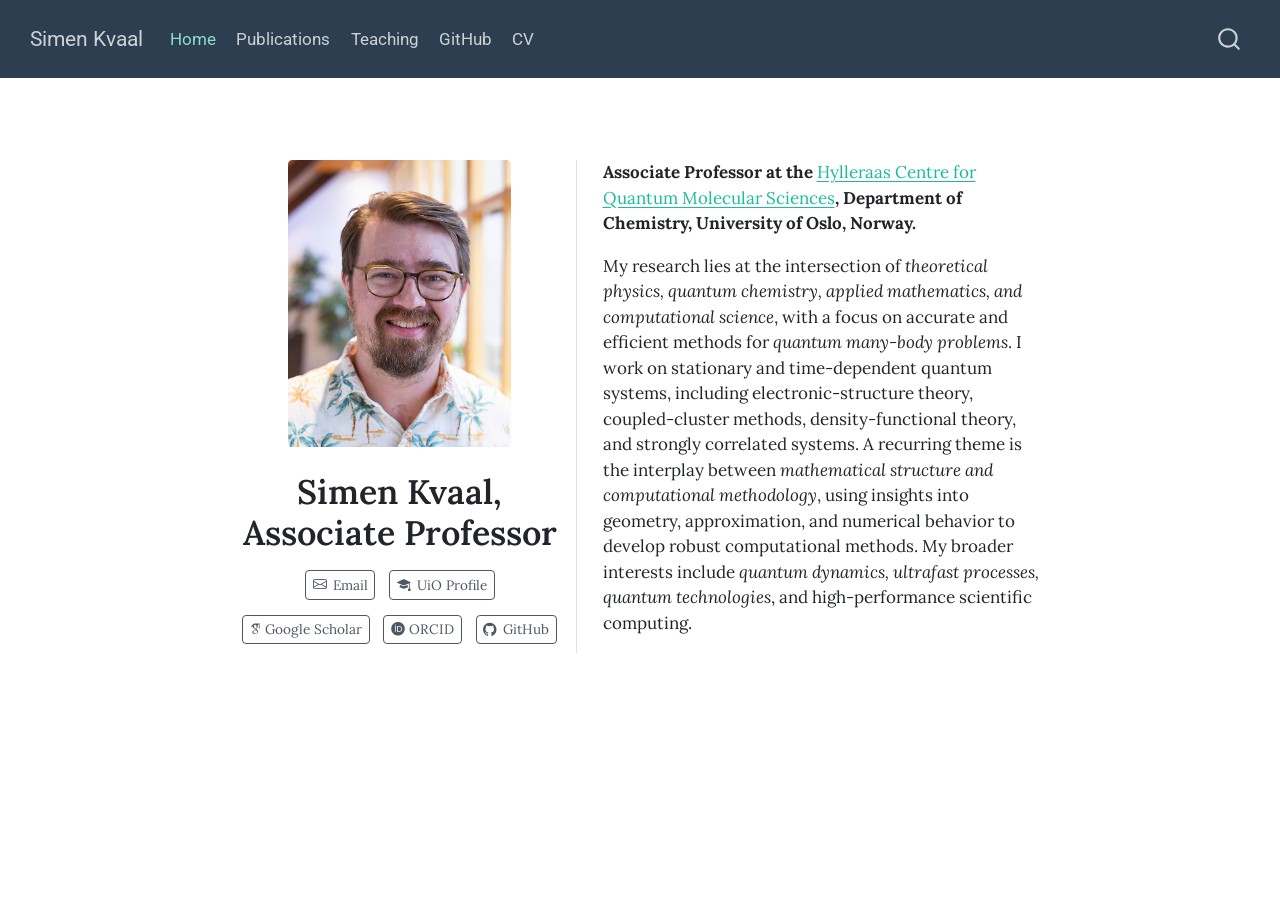
<file: docs/index.html>
<!DOCTYPE html>
<html xmlns="http://www.w3.org/1999/xhtml" lang="en" xml:lang="en"><head>

<meta charset="utf-8">
<meta name="generator" content="quarto-1.9.38">

<meta name="viewport" content="width=device-width, initial-scale=1.0, user-scalable=yes">


<title>Simen Kvaal, Associate Professor – Simen Kvaal</title>
<style>
/* Default styles provided by pandoc.
** See https://pandoc.org/MANUAL.html#variables-for-html for config info.
*/
code{white-space: pre-wrap;}
span.smallcaps{font-variant: small-caps;}
div.columns{display: flex; gap: min(4vw, 1.5em);}
div.column{flex: auto; overflow-x: auto;}
div.hanging-indent{margin-left: 1.5em; text-indent: -1.5em;}
ul.task-list{list-style: none;}
ul.task-list li input[type="checkbox"] {
  width: 0.8em;
  margin: 0 0.8em 0.2em -1em; /* quarto-specific, see https://github.com/quarto-dev/quarto-cli/issues/4556 */ 
  vertical-align: middle;
}
</style>


<script src="site_libs/quarto-nav/quarto-nav.js"></script>
<script src="site_libs/quarto-nav/headroom.min.js"></script>
<script src="site_libs/clipboard/clipboard.min.js"></script>
<script src="site_libs/quarto-search/autocomplete.umd.js"></script>
<script src="site_libs/quarto-search/fuse.min.js"></script>
<script src="site_libs/quarto-search/quarto-search.js"></script>
<meta name="quarto:offset" content="./">
<script src="site_libs/quarto-html/quarto.js" type="module"></script>
<script src="site_libs/quarto-html/tabsets/tabsets.js" type="module"></script>
<script src="site_libs/quarto-html/popper.min.js"></script>
<script src="site_libs/quarto-html/tippy.umd.min.js"></script>
<link href="site_libs/quarto-html/tippy.css" rel="stylesheet">
<link href="site_libs/quarto-html/quarto-syntax-highlighting-15634bcf2e68342d4ad2dfa704d543f6.css" rel="stylesheet" class="quarto-color-scheme" id="quarto-text-highlighting-styles">
<link href="site_libs/quarto-html/quarto-syntax-highlighting-dark-0a6b7249c26820e032cb0bd839ff02b1.css" rel="stylesheet" class="quarto-color-scheme quarto-color-alternate" id="quarto-text-highlighting-styles">
<link href="site_libs/quarto-html/quarto-syntax-highlighting-15634bcf2e68342d4ad2dfa704d543f6.css" rel="stylesheet" class="quarto-color-scheme-extra" id="quarto-text-highlighting-styles">
<script src="site_libs/bootstrap/bootstrap.min.js"></script>
<link href="site_libs/bootstrap/bootstrap-icons.css" rel="stylesheet">
<link href="site_libs/bootstrap/bootstrap-321318833764e6b77d45f0d9d9145bdf.min.css" rel="stylesheet" append-hash="true" class="quarto-color-scheme" id="quarto-bootstrap" data-mode="light">
<link href="site_libs/bootstrap/bootstrap-dark-cbb36c53934ce116e9de2a4a69b4aa74.min.css" rel="stylesheet" append-hash="true" class="quarto-color-scheme quarto-color-alternate" id="quarto-bootstrap" data-mode="light">
<link href="site_libs/bootstrap/bootstrap-321318833764e6b77d45f0d9d9145bdf.min.css" rel="stylesheet" append-hash="true" class="quarto-color-scheme-extra" id="quarto-bootstrap" data-mode="light">
<link href="site_libs/quarto-contrib/academicons-1.9.4/all.css" rel="stylesheet">
<link href="site_libs/quarto-contrib/academicons-1.9.4/size.css" rel="stylesheet">
<script id="quarto-search-options" type="application/json">{
  "location": "navbar",
  "copy-button": false,
  "collapse-after": 3,
  "panel-placement": "end",
  "type": "overlay",
  "limit": 50,
  "keyboard-shortcut": [
    "f",
    "/",
    "s"
  ],
  "show-item-context": false,
  "language": {
    "search-no-results-text": "No results",
    "search-matching-documents-text": "matching documents",
    "search-copy-link-title": "Copy link to search",
    "search-hide-matches-text": "Hide additional matches",
    "search-more-match-text": "more match in this document",
    "search-more-matches-text": "more matches in this document",
    "search-clear-button-title": "Clear",
    "search-text-placeholder": "",
    "search-detached-cancel-button-title": "Cancel",
    "search-submit-button-title": "Submit",
    "search-label": "Search"
  }
}</script>


<link rel="stylesheet" href="styles.css">
</head>

<body class="nav-fixed fullcontent quarto-light">

<div id="quarto-search-results"></div>
  <header id="quarto-header" class="headroom fixed-top">
    <nav class="navbar navbar-expand-lg " data-bs-theme="dark">
      <div class="navbar-container container-fluid">
      <div class="navbar-brand-container mx-auto">
    <a class="navbar-brand" href="./index.html">
    <span class="navbar-title">Simen Kvaal</span>
    </a>
  </div>
            <div id="quarto-search" class="" title="Search"></div>
          <button class="navbar-toggler" type="button" data-bs-toggle="collapse" data-bs-target="#navbarCollapse" aria-controls="navbarCollapse" role="menu" aria-expanded="false" aria-label="Toggle navigation" onclick="if (window.quartoToggleHeadroom) { window.quartoToggleHeadroom(); }">
  <span class="navbar-toggler-icon"></span>
</button>
          <div class="collapse navbar-collapse" id="navbarCollapse">
            <ul class="navbar-nav navbar-nav-scroll me-auto">
  <li class="nav-item">
    <a class="nav-link active" href="./index.html" aria-current="page"> 
<span class="menu-text">Home</span></a>
  </li>  
  <li class="nav-item">
    <a class="nav-link" href="./publications.html"> 
<span class="menu-text">Publications</span></a>
  </li>  
  <li class="nav-item">
    <a class="nav-link" href="./teaching.html"> 
<span class="menu-text">Teaching</span></a>
  </li>  
  <li class="nav-item">
    <a class="nav-link" href="./github.html"> 
<span class="menu-text">GitHub</span></a>
  </li>  
  <li class="nav-item">
    <a class="nav-link" href="./cv.html"> 
<span class="menu-text">CV</span></a>
  </li>  
</ul>
          </div> <!-- /navcollapse -->
            <div class="quarto-navbar-tools">
</div>
      </div> <!-- /container-fluid -->
    </nav>
</header>
<!-- content -->
<div id="quarto-content" class="quarto-container page-columns page-rows-contents page-layout-article page-navbar">
<!-- sidebar -->
<!-- margin-sidebar -->
    
<!-- main -->
<main class="content" id="quarto-document-content">




<div class="quarto-about-trestles">
  <div class="about-entity">
    <img src="images/Kvaal_150.jpg" class="about-image
  rounded " style="width: 70%;">
<header id="title-block-header" class="quarto-title-block default">
<div class="quarto-title">
<h1 class="title">Simen Kvaal, Associate Professor</h1>
</div>
<div class="quarto-title-meta">
  </div>
</header>
    <div class="about-links">
  <a href="mailto:simen.kvaal@kjemi.uio.no" class="about-link" rel="" target="">
    <i class="bi bi-envelope"></i>
     <span class="about-link-text">Email</span>
  </a>
  <a href="https://www.mn.uio.no/kjemi/personer/vit/simenkva/" class="about-link" rel="" target="_blank">
    <i class="bi bi-mortarboard-fill"></i>
     <span class="about-link-text">UiO Profile</span>
  </a>
  <a href="https://scholar.google.com/citations?user=fVcJjTsAAAAJ" class="about-link" rel="" target="_blank">
     <span class="about-link-text"><i class="ai  ai-google-scholar" aria-label="google-scholar"></i> Google Scholar</span>
  </a>
  <a href="https://orcid.org/0000-0002-5118-4546" class="about-link" rel="" target="_blank">
     <span class="about-link-text"><i class="ai  ai-orcid" aria-label="orcid"></i> ORCID</span>
  </a>
  <a href="https://github.com/simenkva" class="about-link" rel="" target="_blank">
    <i class="bi bi-github"></i>
     <span class="about-link-text">GitHub</span>
  </a>
</div>
  </div>
  <div class="about-contents"><div id="hero-heading">
<p><strong>Associate Professor at the <a href="https://www.mn.uio.no/hylleraas/">Hylleraas Centre for Quantum Molecular Sciences</a>, Department of Chemistry, University of Oslo, Norway.</strong></p>
<p>My research lies at the intersection of <em>theoretical physics, quantum chemistry, applied mathematics, and computational science</em>, with a focus on accurate and efficient methods for <em>quantum many-body problems</em>. I work on stationary and time-dependent quantum systems, including electronic-structure theory, coupled-cluster methods, density-functional theory, and strongly correlated systems. A recurring theme is the interplay between <em>mathematical structure and computational methodology</em>, using insights into geometry, approximation, and numerical behavior to develop robust computational methods. My broader interests include <em>quantum dynamics, ultrafast processes, quantum technologies</em>, and high-performance scientific computing.</p>
</div></div>
</div>





</main> <!-- /main -->
<script id="quarto-html-after-body" type="application/javascript">
  window.document.addEventListener("DOMContentLoaded", function (event) {
    const isCodeAnnotation = (el) => {
      for (const clz of el.classList) {
        if (clz.startsWith('code-annotation-')) {                     
          return true;
        }
      }
      return false;
    }
    const onCopySuccess = function(e) {
      // button target
      const button = e.trigger;
      // don't keep focus
      button.blur();
      // flash "checked"
      button.classList.add('code-copy-button-checked');
      var currentTitle = button.getAttribute("title");
      button.setAttribute("title", "Copied!");
      let tooltip;
      if (window.bootstrap) {
        button.setAttribute("data-bs-toggle", "tooltip");
        button.setAttribute("data-bs-placement", "left");
        button.setAttribute("data-bs-title", "Copied!");
        tooltip = new bootstrap.Tooltip(button, 
          { trigger: "manual", 
            customClass: "code-copy-button-tooltip",
            offset: [0, -8]});
        tooltip.show();    
      }
      setTimeout(function() {
        if (tooltip) {
          tooltip.hide();
          button.removeAttribute("data-bs-title");
          button.removeAttribute("data-bs-toggle");
          button.removeAttribute("data-bs-placement");
        }
        button.setAttribute("title", currentTitle);
        button.classList.remove('code-copy-button-checked');
      }, 1000);
      // clear code selection
      e.clearSelection();
    }
    const getTextToCopy = function(trigger) {
      const outerScaffold = trigger.parentElement.cloneNode(true);
      const codeEl = outerScaffold.querySelector('code');
      for (const childEl of codeEl.children) {
        if (isCodeAnnotation(childEl)) {
          childEl.remove();
        }
      }
      return codeEl.innerText;
    }
    const clipboard = new window.ClipboardJS('.code-copy-button:not([data-in-quarto-modal])', {
      text: getTextToCopy
    });
    clipboard.on('success', onCopySuccess);
    if (window.document.getElementById('quarto-embedded-source-code-modal')) {
      const clipboardModal = new window.ClipboardJS('.code-copy-button[data-in-quarto-modal]', {
        text: getTextToCopy,
        container: window.document.getElementById('quarto-embedded-source-code-modal')
      });
      clipboardModal.on('success', onCopySuccess);
    }
      var localhostRegex = new RegExp(/^(?:http|https):\/\/localhost\:?[0-9]*\//);
      var mailtoRegex = new RegExp(/^mailto:/);
        var filterRegex = new RegExp('/' + window.location.host + '/');
      var isInternal = (href) => {
          return filterRegex.test(href) || localhostRegex.test(href) || mailtoRegex.test(href);
      }
      // Inspect non-navigation links and adorn them if external
     var links = window.document.querySelectorAll('a[href]:not(.nav-link):not(.navbar-brand):not(.toc-action):not(.sidebar-link):not(.sidebar-item-toggle):not(.pagination-link):not(.no-external):not([aria-hidden]):not(.dropdown-item):not(.quarto-navigation-tool):not(.about-link)');
      for (var i=0; i<links.length; i++) {
        const link = links[i];
        if (!isInternal(link.href)) {
          // undo the damage that might have been done by quarto-nav.js in the case of
          // links that we want to consider external
          if (link.dataset.originalHref !== undefined) {
            link.href = link.dataset.originalHref;
          }
        }
      }
    function tippyHover(el, contentFn, onTriggerFn, onUntriggerFn) {
      const config = {
        allowHTML: true,
        maxWidth: 500,
        delay: 100,
        arrow: false,
        appendTo: function(el) {
            return el.parentElement;
        },
        interactive: true,
        interactiveBorder: 10,
        theme: 'quarto',
        placement: 'bottom-start',
      };
      if (contentFn) {
        config.content = contentFn;
      }
      if (onTriggerFn) {
        config.onTrigger = onTriggerFn;
      }
      if (onUntriggerFn) {
        config.onUntrigger = onUntriggerFn;
      }
      window.tippy(el, config); 
    }
    const noterefs = window.document.querySelectorAll('a[role="doc-noteref"]');
    for (var i=0; i<noterefs.length; i++) {
      const ref = noterefs[i];
      tippyHover(ref, function() {
        // use id or data attribute instead here
        let href = ref.getAttribute('data-footnote-href') || ref.getAttribute('href');
        try { href = new URL(href).hash; } catch {}
        const id = href.replace(/^#\/?/, "");
        const note = window.document.getElementById(id);
        if (note) {
          return note.innerHTML;
        } else {
          return "";
        }
      });
    }
    const xrefs = window.document.querySelectorAll('a.quarto-xref');
    const processXRef = (id, note) => {
      // Strip column container classes
      const stripColumnClz = (el) => {
        el.classList.remove("page-full", "page-columns");
        if (el.children) {
          for (const child of el.children) {
            stripColumnClz(child);
          }
        }
      }
      stripColumnClz(note)
      if (id === null || id.startsWith('sec-')) {
        // Special case sections, only their first couple elements
        const container = document.createElement("div");
        if (note.children && note.children.length > 2) {
          container.appendChild(note.children[0].cloneNode(true));
          for (let i = 1; i < note.children.length; i++) {
            const child = note.children[i];
            if (child.tagName === "P" && child.innerText === "") {
              continue;
            } else {
              container.appendChild(child.cloneNode(true));
              break;
            }
          }
          if (window.Quarto?.typesetMath) {
            window.Quarto.typesetMath(container);
          }
          return container.innerHTML
        } else {
          if (window.Quarto?.typesetMath) {
            window.Quarto.typesetMath(note);
          }
          return note.innerHTML;
        }
      } else {
        // Remove any anchor links if they are present
        const anchorLink = note.querySelector('a.anchorjs-link');
        if (anchorLink) {
          anchorLink.remove();
        }
        if (window.Quarto?.typesetMath) {
          window.Quarto.typesetMath(note);
        }
        if (note.classList.contains("callout")) {
          return note.outerHTML;
        } else {
          return note.innerHTML;
        }
      }
    }
    for (var i=0; i<xrefs.length; i++) {
      const xref = xrefs[i];
      tippyHover(xref, undefined, function(instance) {
        instance.disable();
        let url = xref.getAttribute('href');
        let hash = undefined; 
        if (url.startsWith('#')) {
          hash = url;
        } else {
          try { hash = new URL(url).hash; } catch {}
        }
        if (hash) {
          const id = hash.replace(/^#\/?/, "");
          const note = window.document.getElementById(id);
          if (note !== null) {
            try {
              const html = processXRef(id, note.cloneNode(true));
              instance.setContent(html);
            } finally {
              instance.enable();
              instance.show();
            }
          } else {
            // See if we can fetch this
            fetch(url.split('#')[0])
            .then(res => res.text())
            .then(html => {
              const parser = new DOMParser();
              const htmlDoc = parser.parseFromString(html, "text/html");
              const note = htmlDoc.getElementById(id);
              if (note !== null) {
                const html = processXRef(id, note);
                instance.setContent(html);
              } 
            }).finally(() => {
              instance.enable();
              instance.show();
            });
          }
        } else {
          // See if we can fetch a full url (with no hash to target)
          // This is a special case and we should probably do some content thinning / targeting
          fetch(url)
          .then(res => res.text())
          .then(html => {
            const parser = new DOMParser();
            const htmlDoc = parser.parseFromString(html, "text/html");
            const note = htmlDoc.querySelector('main.content');
            if (note !== null) {
              // This should only happen for chapter cross references
              // (since there is no id in the URL)
              // remove the first header
              if (note.children.length > 0 && note.children[0].tagName === "HEADER") {
                note.children[0].remove();
              }
              const html = processXRef(null, note);
              instance.setContent(html);
            } 
          }).finally(() => {
            instance.enable();
            instance.show();
          });
        }
      }, function(instance) {
      });
    }
        let selectedAnnoteEl;
        const selectorForAnnotation = ( cell, annotation) => {
          let cellAttr = 'data-code-cell="' + cell + '"';
          let lineAttr = 'data-code-annotation="' +  annotation + '"';
          const selector = 'span[' + cellAttr + '][' + lineAttr + ']';
          return selector;
        }
        const selectCodeLines = (annoteEl) => {
          const doc = window.document;
          const targetCell = annoteEl.getAttribute("data-target-cell");
          const targetAnnotation = annoteEl.getAttribute("data-target-annotation");
          const annoteSpan = window.document.querySelector(selectorForAnnotation(targetCell, targetAnnotation));
          const lines = annoteSpan.getAttribute("data-code-lines").split(",");
          const lineIds = lines.map((line) => {
            return targetCell + "-" + line;
          })
          let top = null;
          let height = null;
          let parent = null;
          if (lineIds.length > 0) {
              //compute the position of the single el (top and bottom and make a div)
              const el = window.document.getElementById(lineIds[0]);
              top = el.offsetTop;
              height = el.offsetHeight;
              parent = el.parentElement.parentElement;
            if (lineIds.length > 1) {
              const lastEl = window.document.getElementById(lineIds[lineIds.length - 1]);
              const bottom = lastEl.offsetTop + lastEl.offsetHeight;
              height = bottom - top;
            }
            if (top !== null && height !== null && parent !== null) {
              // cook up a div (if necessary) and position it 
              let div = window.document.getElementById("code-annotation-line-highlight");
              if (div === null) {
                div = window.document.createElement("div");
                div.setAttribute("id", "code-annotation-line-highlight");
                div.style.position = 'absolute';
                parent.appendChild(div);
              }
              div.style.top = top - 2 + "px";
              div.style.height = height + 4 + "px";
              div.style.left = 0;
              let gutterDiv = window.document.getElementById("code-annotation-line-highlight-gutter");
              if (gutterDiv === null) {
                gutterDiv = window.document.createElement("div");
                gutterDiv.setAttribute("id", "code-annotation-line-highlight-gutter");
                gutterDiv.style.position = 'absolute';
                const codeCell = window.document.getElementById(targetCell);
                const gutter = codeCell.querySelector('.code-annotation-gutter');
                gutter.appendChild(gutterDiv);
              }
              gutterDiv.style.top = top - 2 + "px";
              gutterDiv.style.height = height + 4 + "px";
            }
            selectedAnnoteEl = annoteEl;
          }
        };
        const unselectCodeLines = () => {
          const elementsIds = ["code-annotation-line-highlight", "code-annotation-line-highlight-gutter"];
          elementsIds.forEach((elId) => {
            const div = window.document.getElementById(elId);
            if (div) {
              div.remove();
            }
          });
          selectedAnnoteEl = undefined;
        };
          // Handle positioning of the toggle
      window.addEventListener(
        "resize",
        throttle(() => {
          elRect = undefined;
          if (selectedAnnoteEl) {
            selectCodeLines(selectedAnnoteEl);
          }
        }, 10)
      );
      function throttle(fn, ms) {
      let throttle = false;
      let timer;
        return (...args) => {
          if(!throttle) { // first call gets through
              fn.apply(this, args);
              throttle = true;
          } else { // all the others get throttled
              if(timer) clearTimeout(timer); // cancel #2
              timer = setTimeout(() => {
                fn.apply(this, args);
                timer = throttle = false;
              }, ms);
          }
        };
      }
        // Attach click handler to the DT
        const annoteDls = window.document.querySelectorAll('dt[data-target-cell]');
        for (const annoteDlNode of annoteDls) {
          annoteDlNode.addEventListener('click', (event) => {
            const clickedEl = event.target;
            if (clickedEl !== selectedAnnoteEl) {
              unselectCodeLines();
              const activeEl = window.document.querySelector('dt[data-target-cell].code-annotation-active');
              if (activeEl) {
                activeEl.classList.remove('code-annotation-active');
              }
              selectCodeLines(clickedEl);
              clickedEl.classList.add('code-annotation-active');
            } else {
              // Unselect the line
              unselectCodeLines();
              clickedEl.classList.remove('code-annotation-active');
            }
          });
        }
    const findCites = (el) => {
      const parentEl = el.parentElement;
      if (parentEl) {
        const cites = parentEl.dataset.cites;
        if (cites) {
          return {
            el,
            cites: cites.split(' ')
          };
        } else {
          return findCites(el.parentElement)
        }
      } else {
        return undefined;
      }
    };
    var bibliorefs = window.document.querySelectorAll('a[role="doc-biblioref"]');
    for (var i=0; i<bibliorefs.length; i++) {
      const ref = bibliorefs[i];
      const citeInfo = findCites(ref);
      if (citeInfo) {
        tippyHover(citeInfo.el, function() {
          var popup = window.document.createElement('div');
          citeInfo.cites.forEach(function(cite) {
            var citeDiv = window.document.createElement('div');
            citeDiv.classList.add('hanging-indent');
            citeDiv.classList.add('csl-entry');
            var biblioDiv = window.document.getElementById('ref-' + cite);
            if (biblioDiv) {
              citeDiv.innerHTML = biblioDiv.innerHTML;
            }
            popup.appendChild(citeDiv);
          });
          return popup.innerHTML;
        });
      }
    }
  });
  </script>
</div> <!-- /content -->




</body></html>
</file>
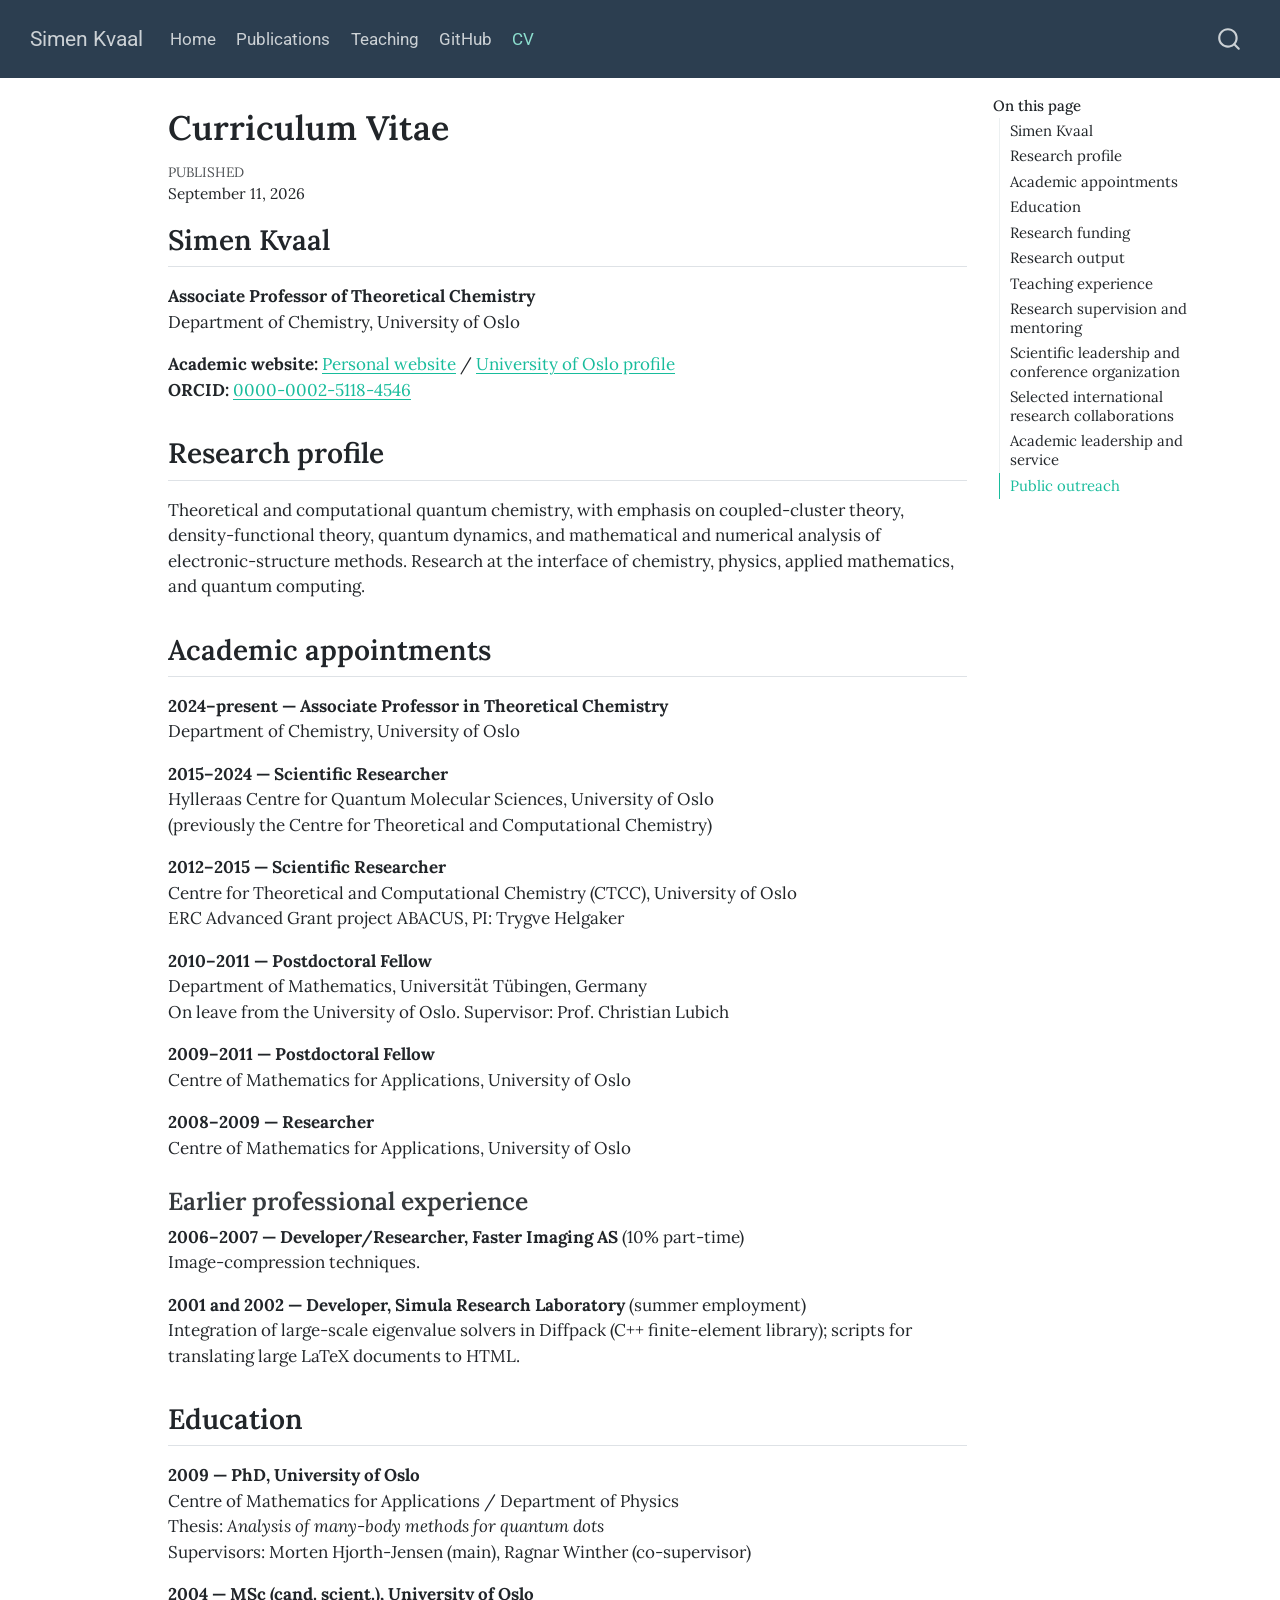
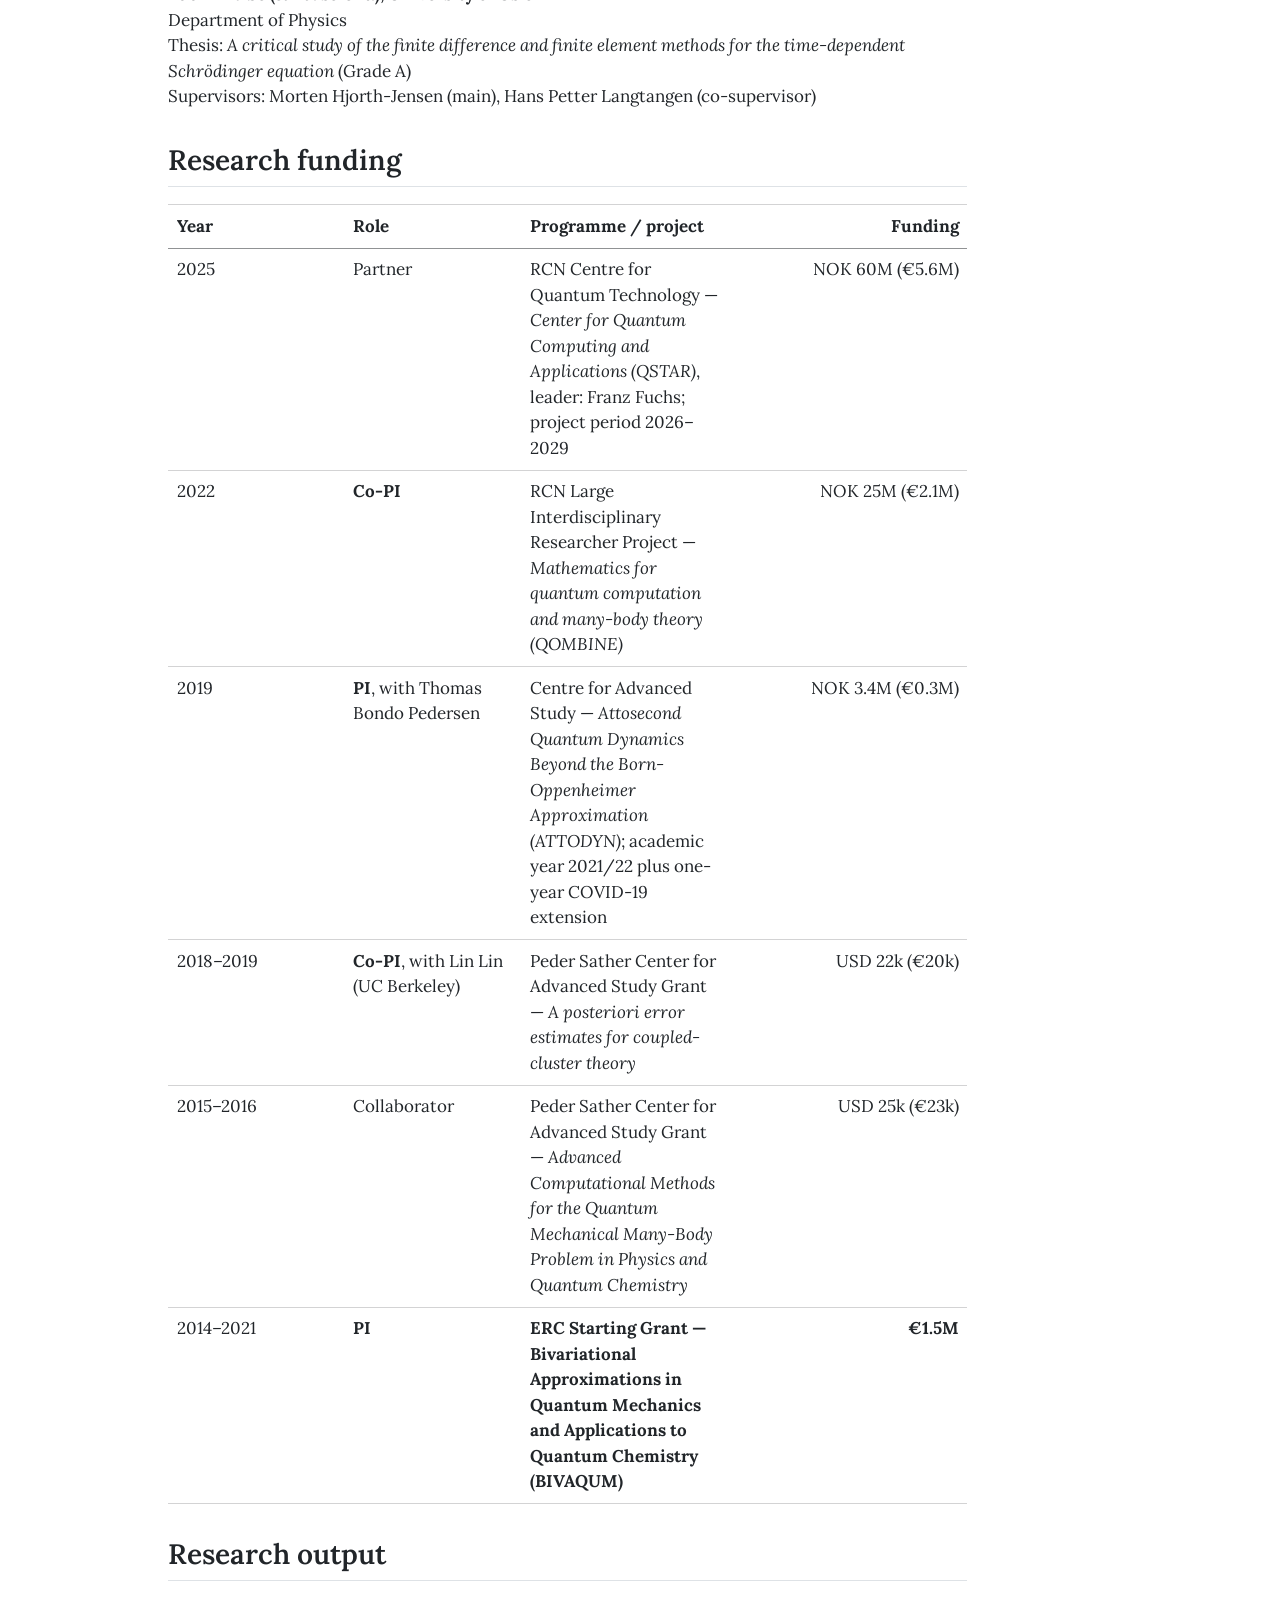
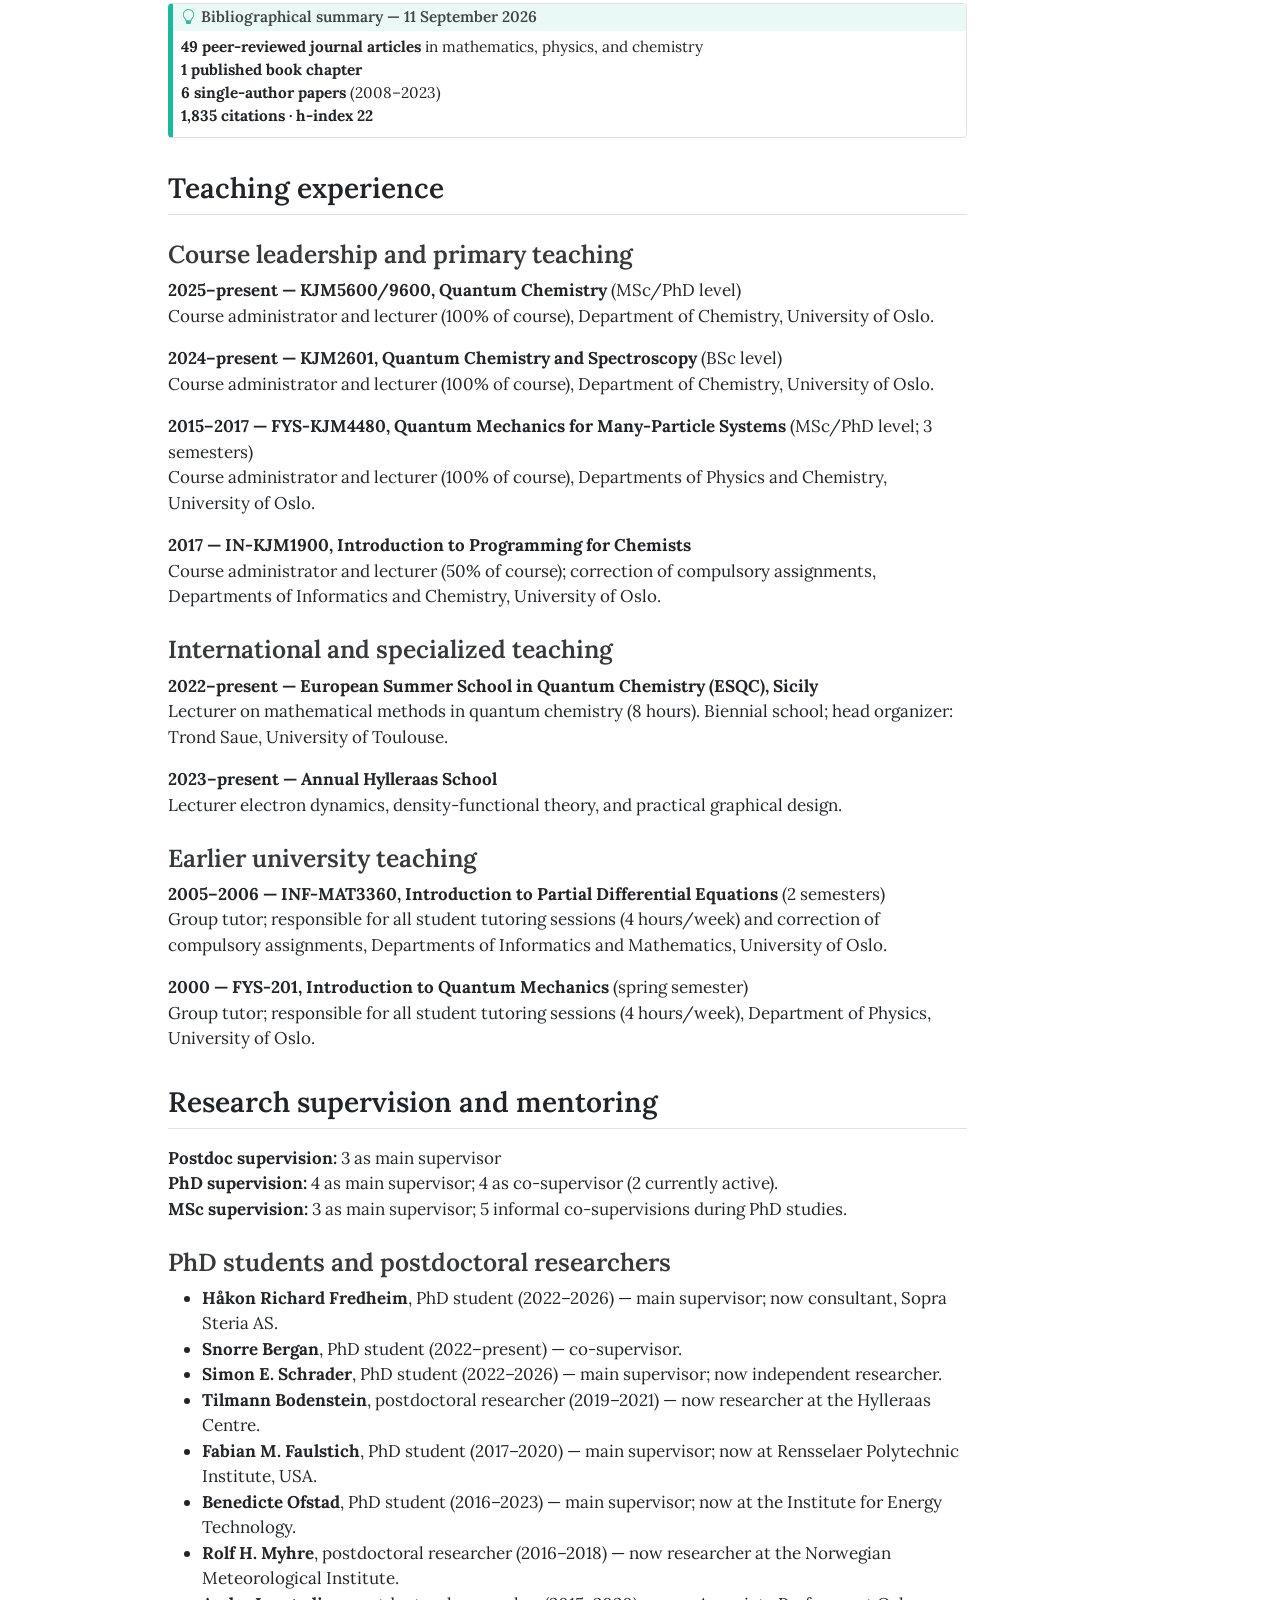
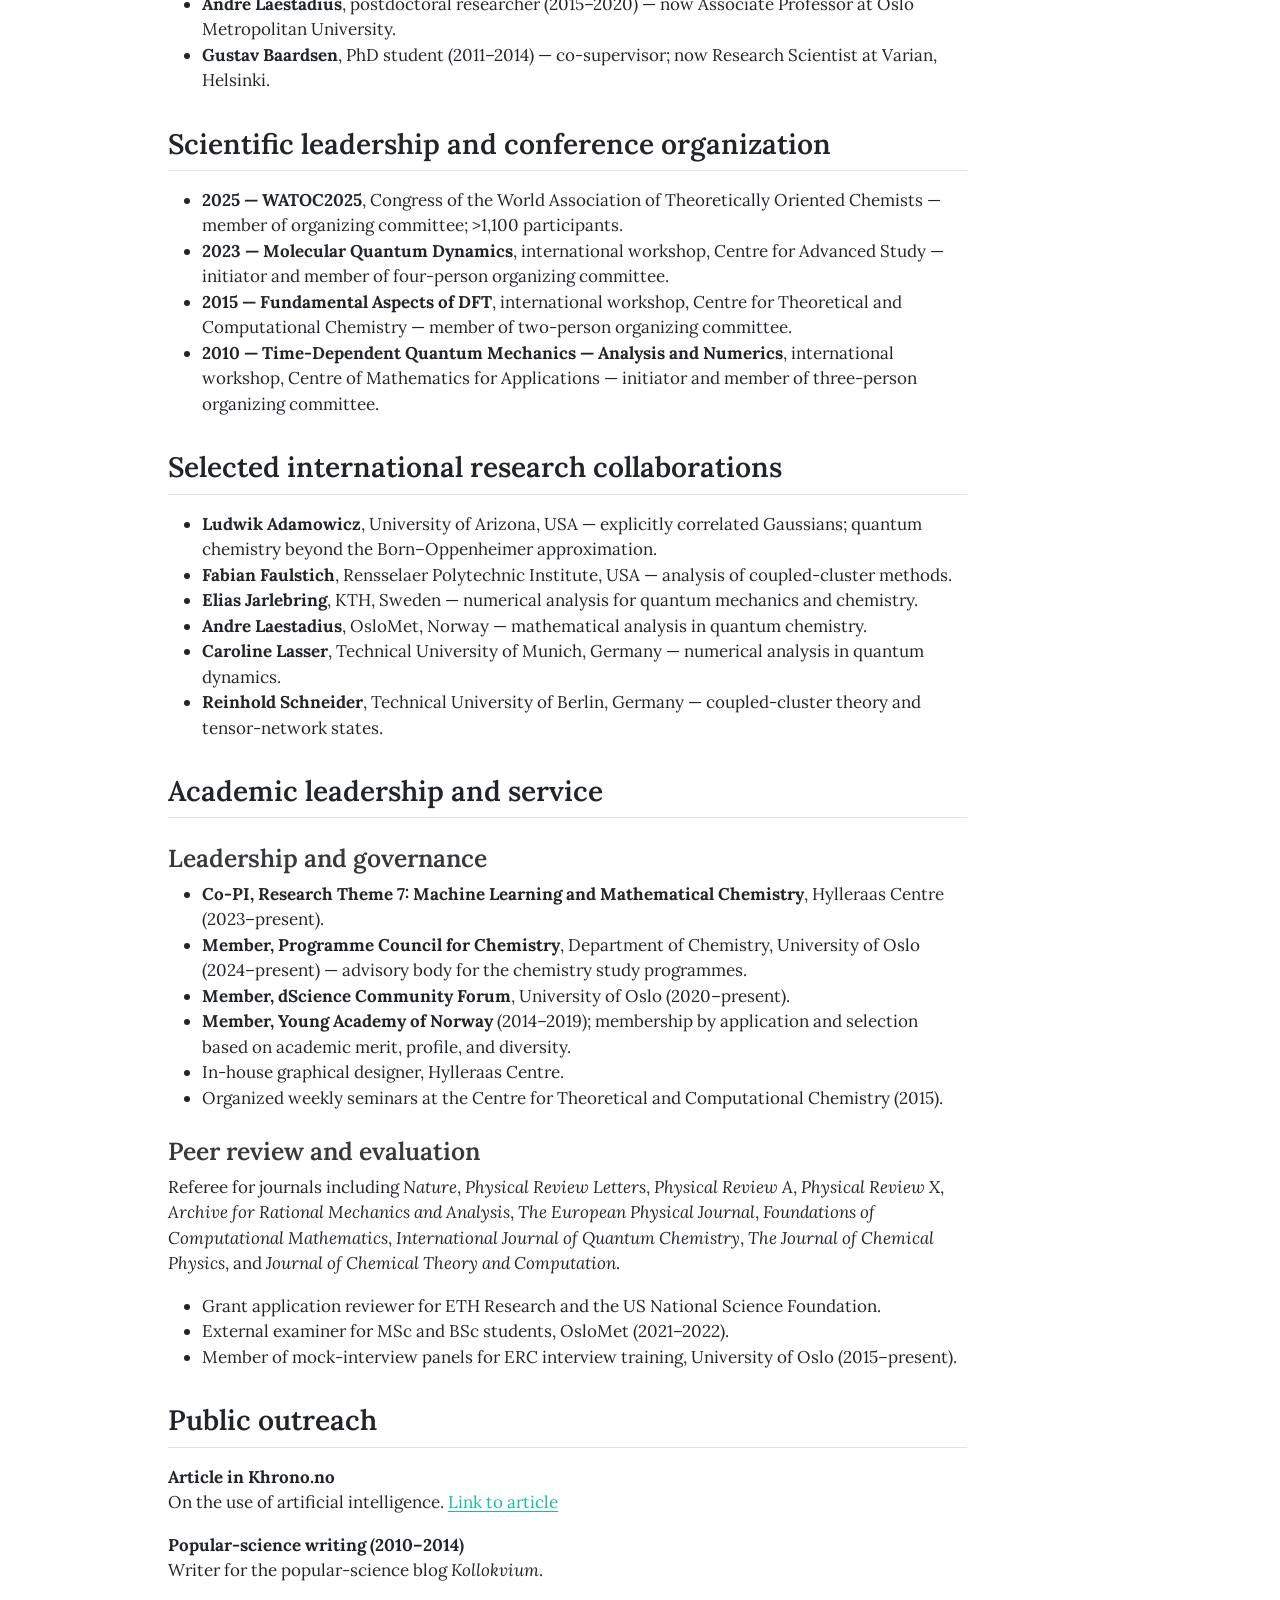
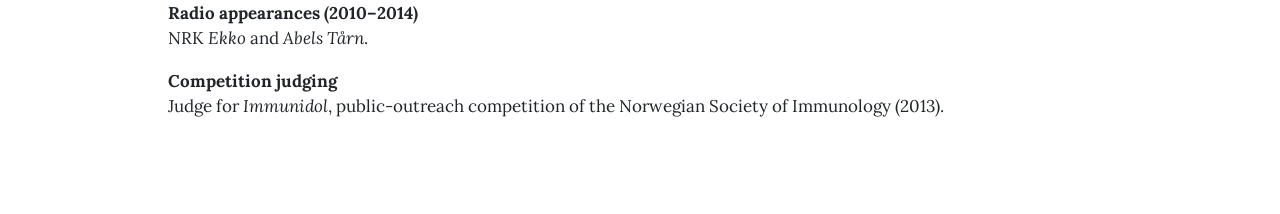
<file: docs/cv.html>
<!DOCTYPE html>
<html xmlns="http://www.w3.org/1999/xhtml" lang="en" xml:lang="en"><head>

<meta charset="utf-8">
<meta name="generator" content="quarto-1.9.38">

<meta name="viewport" content="width=device-width, initial-scale=1.0, user-scalable=yes">

<meta name="dcterms.date" content="2026-09-11">

<title>Curriculum Vitae – Simen Kvaal</title>
<style>
/* Default styles provided by pandoc.
** See https://pandoc.org/MANUAL.html#variables-for-html for config info.
*/
code{white-space: pre-wrap;}
span.smallcaps{font-variant: small-caps;}
div.columns{display: flex; gap: min(4vw, 1.5em);}
div.column{flex: auto; overflow-x: auto;}
div.hanging-indent{margin-left: 1.5em; text-indent: -1.5em;}
ul.task-list{list-style: none;}
ul.task-list li input[type="checkbox"] {
  width: 0.8em;
  margin: 0 0.8em 0.2em -1em; /* quarto-specific, see https://github.com/quarto-dev/quarto-cli/issues/4556 */ 
  vertical-align: middle;
}
</style>


<script src="site_libs/quarto-nav/quarto-nav.js"></script>
<script src="site_libs/quarto-nav/headroom.min.js"></script>
<script src="site_libs/clipboard/clipboard.min.js"></script>
<script src="site_libs/quarto-search/autocomplete.umd.js"></script>
<script src="site_libs/quarto-search/fuse.min.js"></script>
<script src="site_libs/quarto-search/quarto-search.js"></script>
<meta name="quarto:offset" content="./">
<script src="site_libs/quarto-html/quarto.js" type="module"></script>
<script src="site_libs/quarto-html/tabsets/tabsets.js" type="module"></script>
<script src="site_libs/quarto-html/popper.min.js"></script>
<script src="site_libs/quarto-html/tippy.umd.min.js"></script>
<script src="site_libs/quarto-html/anchor.min.js"></script>
<link href="site_libs/quarto-html/tippy.css" rel="stylesheet">
<link href="site_libs/quarto-html/quarto-syntax-highlighting-15634bcf2e68342d4ad2dfa704d543f6.css" rel="stylesheet" class="quarto-color-scheme" id="quarto-text-highlighting-styles">
<link href="site_libs/quarto-html/quarto-syntax-highlighting-dark-0a6b7249c26820e032cb0bd839ff02b1.css" rel="stylesheet" class="quarto-color-scheme quarto-color-alternate" id="quarto-text-highlighting-styles">
<link href="site_libs/quarto-html/quarto-syntax-highlighting-15634bcf2e68342d4ad2dfa704d543f6.css" rel="stylesheet" class="quarto-color-scheme-extra" id="quarto-text-highlighting-styles">
<script src="site_libs/bootstrap/bootstrap.min.js"></script>
<link href="site_libs/bootstrap/bootstrap-icons.css" rel="stylesheet">
<link href="site_libs/bootstrap/bootstrap-321318833764e6b77d45f0d9d9145bdf.min.css" rel="stylesheet" append-hash="true" class="quarto-color-scheme" id="quarto-bootstrap" data-mode="light">
<link href="site_libs/bootstrap/bootstrap-dark-cbb36c53934ce116e9de2a4a69b4aa74.min.css" rel="stylesheet" append-hash="true" class="quarto-color-scheme quarto-color-alternate" id="quarto-bootstrap" data-mode="light">
<link href="site_libs/bootstrap/bootstrap-321318833764e6b77d45f0d9d9145bdf.min.css" rel="stylesheet" append-hash="true" class="quarto-color-scheme-extra" id="quarto-bootstrap" data-mode="light">
<script id="quarto-search-options" type="application/json">{
  "location": "navbar",
  "copy-button": false,
  "collapse-after": 3,
  "panel-placement": "end",
  "type": "overlay",
  "limit": 50,
  "keyboard-shortcut": [
    "f",
    "/",
    "s"
  ],
  "show-item-context": false,
  "language": {
    "search-no-results-text": "No results",
    "search-matching-documents-text": "matching documents",
    "search-copy-link-title": "Copy link to search",
    "search-hide-matches-text": "Hide additional matches",
    "search-more-match-text": "more match in this document",
    "search-more-matches-text": "more matches in this document",
    "search-clear-button-title": "Clear",
    "search-text-placeholder": "",
    "search-detached-cancel-button-title": "Cancel",
    "search-submit-button-title": "Submit",
    "search-label": "Search"
  }
}</script>


<link rel="stylesheet" href="styles.css">
</head>

<body class="nav-fixed quarto-light">

<div id="quarto-search-results"></div>
  <header id="quarto-header" class="headroom fixed-top">
    <nav class="navbar navbar-expand-lg " data-bs-theme="dark">
      <div class="navbar-container container-fluid">
      <div class="navbar-brand-container mx-auto">
    <a class="navbar-brand" href="./index.html">
    <span class="navbar-title">Simen Kvaal</span>
    </a>
  </div>
            <div id="quarto-search" class="" title="Search"></div>
          <button class="navbar-toggler" type="button" data-bs-toggle="collapse" data-bs-target="#navbarCollapse" aria-controls="navbarCollapse" role="menu" aria-expanded="false" aria-label="Toggle navigation" onclick="if (window.quartoToggleHeadroom) { window.quartoToggleHeadroom(); }">
  <span class="navbar-toggler-icon"></span>
</button>
          <div class="collapse navbar-collapse" id="navbarCollapse">
            <ul class="navbar-nav navbar-nav-scroll me-auto">
  <li class="nav-item">
    <a class="nav-link" href="./index.html"> 
<span class="menu-text">Home</span></a>
  </li>  
  <li class="nav-item">
    <a class="nav-link" href="./publications.html"> 
<span class="menu-text">Publications</span></a>
  </li>  
  <li class="nav-item">
    <a class="nav-link" href="./teaching.html"> 
<span class="menu-text">Teaching</span></a>
  </li>  
  <li class="nav-item">
    <a class="nav-link" href="./github.html"> 
<span class="menu-text">GitHub</span></a>
  </li>  
  <li class="nav-item">
    <a class="nav-link active" href="./cv.html" aria-current="page"> 
<span class="menu-text">CV</span></a>
  </li>  
</ul>
          </div> <!-- /navcollapse -->
            <div class="quarto-navbar-tools">
</div>
      </div> <!-- /container-fluid -->
    </nav>
</header>
<!-- content -->
<div id="quarto-content" class="quarto-container page-columns page-rows-contents page-layout-article page-navbar">
<!-- sidebar -->
<!-- margin-sidebar -->
    <div id="quarto-margin-sidebar" class="sidebar margin-sidebar">
        <nav id="TOC" role="doc-toc" class="toc-active">
    <h2 id="toc-title">On this page</h2>
   
  <ul>
  <li><a href="#simen-kvaal" id="toc-simen-kvaal" class="nav-link active" data-scroll-target="#simen-kvaal">Simen Kvaal</a></li>
  <li><a href="#research-profile" id="toc-research-profile" class="nav-link" data-scroll-target="#research-profile">Research profile</a></li>
  <li><a href="#academic-appointments" id="toc-academic-appointments" class="nav-link" data-scroll-target="#academic-appointments">Academic appointments</a>
  <ul class="collapse">
  <li><a href="#earlier-professional-experience" id="toc-earlier-professional-experience" class="nav-link" data-scroll-target="#earlier-professional-experience">Earlier professional experience</a></li>
  </ul></li>
  <li><a href="#education" id="toc-education" class="nav-link" data-scroll-target="#education">Education</a></li>
  <li><a href="#research-funding" id="toc-research-funding" class="nav-link" data-scroll-target="#research-funding">Research funding</a></li>
  <li><a href="#research-output" id="toc-research-output" class="nav-link" data-scroll-target="#research-output">Research output</a></li>
  <li><a href="#teaching-experience" id="toc-teaching-experience" class="nav-link" data-scroll-target="#teaching-experience">Teaching experience</a>
  <ul class="collapse">
  <li><a href="#course-leadership-and-primary-teaching" id="toc-course-leadership-and-primary-teaching" class="nav-link" data-scroll-target="#course-leadership-and-primary-teaching">Course leadership and primary teaching</a></li>
  <li><a href="#international-and-specialized-teaching" id="toc-international-and-specialized-teaching" class="nav-link" data-scroll-target="#international-and-specialized-teaching">International and specialized teaching</a></li>
  <li><a href="#earlier-university-teaching" id="toc-earlier-university-teaching" class="nav-link" data-scroll-target="#earlier-university-teaching">Earlier university teaching</a></li>
  </ul></li>
  <li><a href="#research-supervision-and-mentoring" id="toc-research-supervision-and-mentoring" class="nav-link" data-scroll-target="#research-supervision-and-mentoring">Research supervision and mentoring</a>
  <ul class="collapse">
  <li><a href="#phd-students-and-postdoctoral-researchers" id="toc-phd-students-and-postdoctoral-researchers" class="nav-link" data-scroll-target="#phd-students-and-postdoctoral-researchers">PhD students and postdoctoral researchers</a></li>
  </ul></li>
  <li><a href="#scientific-leadership-and-conference-organization" id="toc-scientific-leadership-and-conference-organization" class="nav-link" data-scroll-target="#scientific-leadership-and-conference-organization">Scientific leadership and conference organization</a></li>
  <li><a href="#selected-international-research-collaborations" id="toc-selected-international-research-collaborations" class="nav-link" data-scroll-target="#selected-international-research-collaborations">Selected international research collaborations</a></li>
  <li><a href="#academic-leadership-and-service" id="toc-academic-leadership-and-service" class="nav-link" data-scroll-target="#academic-leadership-and-service">Academic leadership and service</a>
  <ul class="collapse">
  <li><a href="#leadership-and-governance" id="toc-leadership-and-governance" class="nav-link" data-scroll-target="#leadership-and-governance">Leadership and governance</a></li>
  <li><a href="#peer-review-and-evaluation" id="toc-peer-review-and-evaluation" class="nav-link" data-scroll-target="#peer-review-and-evaluation">Peer review and evaluation</a></li>
  </ul></li>
  <li><a href="#public-outreach" id="toc-public-outreach" class="nav-link" data-scroll-target="#public-outreach">Public outreach</a></li>
  </ul>
</nav>
    </div>
<!-- main -->
<main class="content" id="quarto-document-content">

<header id="title-block-header" class="quarto-title-block default">
<div class="quarto-title">
<h1 class="title">Curriculum Vitae</h1>
</div>



<div class="quarto-title-meta">

    
    <div>
    <div class="quarto-title-meta-heading">Published</div>
    <div class="quarto-title-meta-contents">
      <p class="date">September 11, 2026</p>
    </div>
  </div>
  
    
  </div>
  


</header>


<section id="simen-kvaal" class="level2">
<h2 class="anchored" data-anchor-id="simen-kvaal">Simen Kvaal</h2>
<p><strong>Associate Professor of Theoretical Chemistry</strong><br>
Department of Chemistry, University of Oslo</p>
<p><strong>Academic website:</strong> <a href="https://simenkva.github.io/">Personal website</a> / <a href="https://www.mn.uio.no/">University of Oslo profile</a><br>
<strong>ORCID:</strong> <a href="https://orcid.org/0000-0002-5118-4546">0000-0002-5118-4546</a></p>
</section>
<section id="research-profile" class="level2">
<h2 class="anchored" data-anchor-id="research-profile">Research profile</h2>
<p>Theoretical and computational quantum chemistry, with emphasis on coupled-cluster theory, density-functional theory, quantum dynamics, and mathematical and numerical analysis of electronic-structure methods. Research at the interface of chemistry, physics, applied mathematics, and quantum computing.</p>
</section>
<section id="academic-appointments" class="level2">
<h2 class="anchored" data-anchor-id="academic-appointments">Academic appointments</h2>
<p><strong>2024–present — Associate Professor in Theoretical Chemistry</strong><br>
Department of Chemistry, University of Oslo</p>
<p><strong>2015–2024 — Scientific Researcher</strong><br>
Hylleraas Centre for Quantum Molecular Sciences, University of Oslo<br>
(previously the Centre for Theoretical and Computational Chemistry)</p>
<p><strong>2012–2015 — Scientific Researcher</strong><br>
Centre for Theoretical and Computational Chemistry (CTCC), University of Oslo<br>
ERC Advanced Grant project ABACUS, PI: Trygve Helgaker</p>
<p><strong>2010–2011 — Postdoctoral Fellow</strong><br>
Department of Mathematics, Universität Tübingen, Germany<br>
On leave from the University of Oslo. Supervisor: Prof.&nbsp;Christian Lubich</p>
<p><strong>2009–2011 — Postdoctoral Fellow</strong><br>
Centre of Mathematics for Applications, University of Oslo</p>
<p><strong>2008–2009 — Researcher</strong><br>
Centre of Mathematics for Applications, University of Oslo</p>
<section id="earlier-professional-experience" class="level3">
<h3 class="anchored" data-anchor-id="earlier-professional-experience">Earlier professional experience</h3>
<p><strong>2006–2007 — Developer/Researcher, Faster Imaging AS</strong> (10% part-time)<br>
Image-compression techniques.</p>
<p><strong>2001 and 2002 — Developer, Simula Research Laboratory</strong> (summer employment)<br>
Integration of large-scale eigenvalue solvers in Diffpack (C++ finite-element library); scripts for translating large LaTeX documents to HTML.</p>
</section>
</section>
<section id="education" class="level2">
<h2 class="anchored" data-anchor-id="education">Education</h2>
<p><strong>2009 — PhD, University of Oslo</strong><br>
Centre of Mathematics for Applications / Department of Physics<br>
Thesis: <em>Analysis of many-body methods for quantum dots</em><br>
Supervisors: Morten Hjorth-Jensen (main), Ragnar Winther (co-supervisor)</p>
<p><strong>2004 — MSc (cand. scient.), University of Oslo</strong><br>
Department of Physics<br>
Thesis: <em>A critical study of the finite difference and finite element methods for the time-dependent Schrödinger equation</em> (Grade A)<br>
Supervisors: Morten Hjorth-Jensen (main), Hans Petter Langtangen (co-supervisor)</p>
</section>
<section id="research-funding" class="level2">
<h2 class="anchored" data-anchor-id="research-funding">Research funding</h2>
<table class="caption-top table">
<colgroup>
<col style="width: 21%">
<col style="width: 21%">
<col style="width: 25%">
<col style="width: 28%">
</colgroup>
<thead>
<tr class="header">
<th style="text-align: left;">Year</th>
<th style="text-align: left;">Role</th>
<th>Programme / project</th>
<th style="text-align: right;">Funding</th>
</tr>
</thead>
<tbody>
<tr class="odd">
<td style="text-align: left;">2025</td>
<td style="text-align: left;">Partner</td>
<td>RCN Centre for Quantum Technology — <em>Center for Quantum Computing and Applications (QSTAR)</em>, leader: Franz Fuchs; project period 2026–2029</td>
<td style="text-align: right;">NOK 60M (€5.6M)</td>
</tr>
<tr class="even">
<td style="text-align: left;">2022</td>
<td style="text-align: left;"><strong>Co-PI</strong></td>
<td>RCN Large Interdisciplinary Researcher Project — <em>Mathematics for quantum computation and many-body theory (QOMBINE)</em></td>
<td style="text-align: right;">NOK 25M (€2.1M)</td>
</tr>
<tr class="odd">
<td style="text-align: left;">2019</td>
<td style="text-align: left;"><strong>PI</strong>, with Thomas Bondo Pedersen</td>
<td>Centre for Advanced Study — <em>Attosecond Quantum Dynamics Beyond the Born-Oppenheimer Approximation (ATTODYN)</em>; academic year 2021/22 plus one-year COVID-19 extension</td>
<td style="text-align: right;">NOK 3.4M (€0.3M)</td>
</tr>
<tr class="even">
<td style="text-align: left;">2018–2019</td>
<td style="text-align: left;"><strong>Co-PI</strong>, with Lin Lin (UC Berkeley)</td>
<td>Peder Sather Center for Advanced Study Grant — <em>A posteriori error estimates for coupled-cluster theory</em></td>
<td style="text-align: right;">USD 22k (€20k)</td>
</tr>
<tr class="odd">
<td style="text-align: left;">2015–2016</td>
<td style="text-align: left;">Collaborator</td>
<td>Peder Sather Center for Advanced Study Grant — <em>Advanced Computational Methods for the Quantum Mechanical Many-Body Problem in Physics and Quantum Chemistry</em></td>
<td style="text-align: right;">USD 25k (€23k)</td>
</tr>
<tr class="even">
<td style="text-align: left;">2014–2021</td>
<td style="text-align: left;"><strong>PI</strong></td>
<td><strong>ERC Starting Grant — Bivariational Approximations in Quantum Mechanics and Applications to Quantum Chemistry (BIVAQUM)</strong></td>
<td style="text-align: right;"><strong>€1.5M</strong></td>
</tr>
</tbody>
</table>
</section>
<section id="research-output" class="level2">
<h2 class="anchored" data-anchor-id="research-output">Research output</h2>
<div class="callout callout-style-default callout-tip callout-titled">
<div class="callout-header d-flex align-content-center">
<div class="callout-icon-container">
<i class="callout-icon"></i>
</div>
<div class="callout-title-container flex-fill">
<span class="screen-reader-only">Tip</span>Bibliographical summary — 11 September 2026
</div>
</div>
<div class="callout-body-container callout-body">
<p><strong>49 peer-reviewed journal articles</strong> in mathematics, physics, and chemistry<br>
<strong>1 published book chapter</strong><br>
<strong>6 single-author papers</strong> (2008–2023)<br>
<strong>1,835 citations · h-index 22</strong></p>
</div>
</div>
</section>
<section id="teaching-experience" class="level2">
<h2 class="anchored" data-anchor-id="teaching-experience">Teaching experience</h2>
<section id="course-leadership-and-primary-teaching" class="level3">
<h3 class="anchored" data-anchor-id="course-leadership-and-primary-teaching">Course leadership and primary teaching</h3>
<p><strong>2025–present — KJM5600/9600, Quantum Chemistry</strong> (MSc/PhD level)<br>
Course administrator and lecturer (100% of course), Department of Chemistry, University of Oslo.</p>
<p><strong>2024–present — KJM2601, Quantum Chemistry and Spectroscopy</strong> (BSc level)<br>
Course administrator and lecturer (100% of course), Department of Chemistry, University of Oslo.</p>
<p><strong>2015–2017 — FYS-KJM4480, Quantum Mechanics for Many-Particle Systems</strong> (MSc/PhD level; 3 semesters)<br>
Course administrator and lecturer (100% of course), Departments of Physics and Chemistry, University of Oslo.</p>
<p><strong>2017 — IN-KJM1900, Introduction to Programming for Chemists</strong><br>
Course administrator and lecturer (50% of course); correction of compulsory assignments, Departments of Informatics and Chemistry, University of Oslo.</p>
</section>
<section id="international-and-specialized-teaching" class="level3">
<h3 class="anchored" data-anchor-id="international-and-specialized-teaching">International and specialized teaching</h3>
<p><strong>2022–present — European Summer School in Quantum Chemistry (ESQC), Sicily</strong><br>
Lecturer on mathematical methods in quantum chemistry (8 hours). Biennial school; head organizer: Trond Saue, University of Toulouse.</p>
<p><strong>2023–present — Annual Hylleraas School</strong><br>
Lecturer electron dynamics, density-functional theory, and practical graphical design.</p>
</section>
<section id="earlier-university-teaching" class="level3">
<h3 class="anchored" data-anchor-id="earlier-university-teaching">Earlier university teaching</h3>
<p><strong>2005–2006 — INF-MAT3360, Introduction to Partial Differential Equations</strong> (2 semesters)<br>
Group tutor; responsible for all student tutoring sessions (4 hours/week) and correction of compulsory assignments, Departments of Informatics and Mathematics, University of Oslo.</p>
<p><strong>2000 — FYS-201, Introduction to Quantum Mechanics</strong> (spring semester)<br>
Group tutor; responsible for all student tutoring sessions (4 hours/week), Department of Physics, University of Oslo.</p>
</section>
</section>
<section id="research-supervision-and-mentoring" class="level2">
<h2 class="anchored" data-anchor-id="research-supervision-and-mentoring">Research supervision and mentoring</h2>
<p><strong>Postdoc supervision:</strong> 3 as main supervisor<br>
<strong>PhD supervision:</strong> 4 as main supervisor; 4 as co-supervisor (2 currently active).<br>
<strong>MSc supervision:</strong> 3 as main supervisor; 5 informal co-supervisions during PhD studies.</p>
<section id="phd-students-and-postdoctoral-researchers" class="level3">
<h3 class="anchored" data-anchor-id="phd-students-and-postdoctoral-researchers">PhD students and postdoctoral researchers</h3>
<ul>
<li><strong>Håkon Richard Fredheim</strong>, PhD student (2022–2026) — main supervisor; now consultant, Sopra Steria AS.</li>
<li><strong>Snorre Bergan</strong>, PhD student (2022–present) — co-supervisor.</li>
<li><strong>Simon E. Schrader</strong>, PhD student (2022–2026) — main supervisor; now independent researcher.</li>
<li><strong>Tilmann Bodenstein</strong>, postdoctoral researcher (2019–2021) — now researcher at the Hylleraas Centre.</li>
<li><strong>Fabian M. Faulstich</strong>, PhD student (2017–2020) — main supervisor; now at Rensselaer Polytechnic Institute, USA.</li>
<li><strong>Benedicte Ofstad</strong>, PhD student (2016–2023) — main supervisor; now at the Institute for Energy Technology.</li>
<li><strong>Rolf H. Myhre</strong>, postdoctoral researcher (2016–2018) — now researcher at the Norwegian Meteorological Institute.</li>
<li><strong>Andre Laestadius</strong>, postdoctoral researcher (2015–2020) — now Associate Professor at Oslo Metropolitan University.</li>
<li><strong>Gustav Baardsen</strong>, PhD student (2011–2014) — co-supervisor; now Research Scientist at Varian, Helsinki.</li>
</ul>
</section>
</section>
<section id="scientific-leadership-and-conference-organization" class="level2">
<h2 class="anchored" data-anchor-id="scientific-leadership-and-conference-organization">Scientific leadership and conference organization</h2>
<ul>
<li><strong>2025 — WATOC2025</strong>, Congress of the World Association of Theoretically Oriented Chemists — member of organizing committee; &gt;1,100 participants.</li>
<li><strong>2023 — Molecular Quantum Dynamics</strong>, international workshop, Centre for Advanced Study — initiator and member of four-person organizing committee.</li>
<li><strong>2015 — Fundamental Aspects of DFT</strong>, international workshop, Centre for Theoretical and Computational Chemistry — member of two-person organizing committee.</li>
<li><strong>2010 — Time-Dependent Quantum Mechanics — Analysis and Numerics</strong>, international workshop, Centre of Mathematics for Applications — initiator and member of three-person organizing committee.</li>
</ul>
</section>
<section id="selected-international-research-collaborations" class="level2">
<h2 class="anchored" data-anchor-id="selected-international-research-collaborations">Selected international research collaborations</h2>
<ul>
<li><strong>Ludwik Adamowicz</strong>, University of Arizona, USA — explicitly correlated Gaussians; quantum chemistry beyond the Born–Oppenheimer approximation.</li>
<li><strong>Fabian Faulstich</strong>, Rensselaer Polytechnic Institute, USA — analysis of coupled-cluster methods.</li>
<li><strong>Elias Jarlebring</strong>, KTH, Sweden — numerical analysis for quantum mechanics and chemistry.</li>
<li><strong>Andre Laestadius</strong>, OsloMet, Norway — mathematical analysis in quantum chemistry.</li>
<li><strong>Caroline Lasser</strong>, Technical University of Munich, Germany — numerical analysis in quantum dynamics.</li>
<li><strong>Reinhold Schneider</strong>, Technical University of Berlin, Germany — coupled-cluster theory and tensor-network states.</li>
</ul>
</section>
<section id="academic-leadership-and-service" class="level2">
<h2 class="anchored" data-anchor-id="academic-leadership-and-service">Academic leadership and service</h2>
<section id="leadership-and-governance" class="level3">
<h3 class="anchored" data-anchor-id="leadership-and-governance">Leadership and governance</h3>
<ul>
<li><strong>Co-PI, Research Theme 7: Machine Learning and Mathematical Chemistry</strong>, Hylleraas Centre (2023–present).</li>
<li><strong>Member, Programme Council for Chemistry</strong>, Department of Chemistry, University of Oslo (2024–present) — advisory body for the chemistry study programmes.</li>
<li><strong>Member, dScience Community Forum</strong>, University of Oslo (2020–present).</li>
<li><strong>Member, Young Academy of Norway</strong> (2014–2019); membership by application and selection based on academic merit, profile, and diversity.</li>
<li>In-house graphical designer, Hylleraas Centre.</li>
<li>Organized weekly seminars at the Centre for Theoretical and Computational Chemistry (2015).</li>
</ul>
</section>
<section id="peer-review-and-evaluation" class="level3">
<h3 class="anchored" data-anchor-id="peer-review-and-evaluation">Peer review and evaluation</h3>
<p>Referee for journals including <em>Nature</em>, <em>Physical Review Letters</em>, <em>Physical Review A</em>, <em>Physical Review X</em>, <em>Archive for Rational Mechanics and Analysis</em>, <em>The European Physical Journal</em>, <em>Foundations of Computational Mathematics</em>, <em>International Journal of Quantum Chemistry</em>, <em>The Journal of Chemical Physics</em>, and <em>Journal of Chemical Theory and Computation</em>.</p>
<ul>
<li>Grant application reviewer for ETH Research and the US National Science Foundation.</li>
<li>External examiner for MSc and BSc students, OsloMet (2021–2022).</li>
<li>Member of mock-interview panels for ERC interview training, University of Oslo (2015–present).</li>
</ul>
</section>
</section>
<section id="public-outreach" class="level2">
<h2 class="anchored" data-anchor-id="public-outreach">Public outreach</h2>
<p><strong>Article in Khrono.no</strong><br>
On the use of artificial intelligence. <a href="https://www.khrono.no/ki-er-bullshit/925406">Link to article</a></p>
<p><strong>Popular-science writing (2010–2014)</strong><br>
Writer for the popular-science blog <em>Kollokvium</em>.</p>
<p><strong>Radio appearances (2010–2014)</strong><br>
NRK <em>Ekko</em> and <em>Abels Tårn</em>.</p>
<p><strong>Competition judging</strong><br>
Judge for <em>Immunidol</em>, public-outreach competition of the Norwegian Society of Immunology (2013).</p>


</section>

</main> <!-- /main -->
<script id="quarto-html-after-body" type="application/javascript">
  window.document.addEventListener("DOMContentLoaded", function (event) {
    const icon = "";
    const anchorJS = new window.AnchorJS();
    anchorJS.options = {
      placement: 'right',
      icon: icon
    };
    anchorJS.add('.anchored');
    const isCodeAnnotation = (el) => {
      for (const clz of el.classList) {
        if (clz.startsWith('code-annotation-')) {                     
          return true;
        }
      }
      return false;
    }
    const onCopySuccess = function(e) {
      // button target
      const button = e.trigger;
      // don't keep focus
      button.blur();
      // flash "checked"
      button.classList.add('code-copy-button-checked');
      var currentTitle = button.getAttribute("title");
      button.setAttribute("title", "Copied!");
      let tooltip;
      if (window.bootstrap) {
        button.setAttribute("data-bs-toggle", "tooltip");
        button.setAttribute("data-bs-placement", "left");
        button.setAttribute("data-bs-title", "Copied!");
        tooltip = new bootstrap.Tooltip(button, 
          { trigger: "manual", 
            customClass: "code-copy-button-tooltip",
            offset: [0, -8]});
        tooltip.show();    
      }
      setTimeout(function() {
        if (tooltip) {
          tooltip.hide();
          button.removeAttribute("data-bs-title");
          button.removeAttribute("data-bs-toggle");
          button.removeAttribute("data-bs-placement");
        }
        button.setAttribute("title", currentTitle);
        button.classList.remove('code-copy-button-checked');
      }, 1000);
      // clear code selection
      e.clearSelection();
    }
    const getTextToCopy = function(trigger) {
      const outerScaffold = trigger.parentElement.cloneNode(true);
      const codeEl = outerScaffold.querySelector('code');
      for (const childEl of codeEl.children) {
        if (isCodeAnnotation(childEl)) {
          childEl.remove();
        }
      }
      return codeEl.innerText;
    }
    const clipboard = new window.ClipboardJS('.code-copy-button:not([data-in-quarto-modal])', {
      text: getTextToCopy
    });
    clipboard.on('success', onCopySuccess);
    if (window.document.getElementById('quarto-embedded-source-code-modal')) {
      const clipboardModal = new window.ClipboardJS('.code-copy-button[data-in-quarto-modal]', {
        text: getTextToCopy,
        container: window.document.getElementById('quarto-embedded-source-code-modal')
      });
      clipboardModal.on('success', onCopySuccess);
    }
      var localhostRegex = new RegExp(/^(?:http|https):\/\/localhost\:?[0-9]*\//);
      var mailtoRegex = new RegExp(/^mailto:/);
        var filterRegex = new RegExp('/' + window.location.host + '/');
      var isInternal = (href) => {
          return filterRegex.test(href) || localhostRegex.test(href) || mailtoRegex.test(href);
      }
      // Inspect non-navigation links and adorn them if external
     var links = window.document.querySelectorAll('a[href]:not(.nav-link):not(.navbar-brand):not(.toc-action):not(.sidebar-link):not(.sidebar-item-toggle):not(.pagination-link):not(.no-external):not([aria-hidden]):not(.dropdown-item):not(.quarto-navigation-tool):not(.about-link)');
      for (var i=0; i<links.length; i++) {
        const link = links[i];
        if (!isInternal(link.href)) {
          // undo the damage that might have been done by quarto-nav.js in the case of
          // links that we want to consider external
          if (link.dataset.originalHref !== undefined) {
            link.href = link.dataset.originalHref;
          }
        }
      }
    function tippyHover(el, contentFn, onTriggerFn, onUntriggerFn) {
      const config = {
        allowHTML: true,
        maxWidth: 500,
        delay: 100,
        arrow: false,
        appendTo: function(el) {
            return el.parentElement;
        },
        interactive: true,
        interactiveBorder: 10,
        theme: 'quarto',
        placement: 'bottom-start',
      };
      if (contentFn) {
        config.content = contentFn;
      }
      if (onTriggerFn) {
        config.onTrigger = onTriggerFn;
      }
      if (onUntriggerFn) {
        config.onUntrigger = onUntriggerFn;
      }
      window.tippy(el, config); 
    }
    const noterefs = window.document.querySelectorAll('a[role="doc-noteref"]');
    for (var i=0; i<noterefs.length; i++) {
      const ref = noterefs[i];
      tippyHover(ref, function() {
        // use id or data attribute instead here
        let href = ref.getAttribute('data-footnote-href') || ref.getAttribute('href');
        try { href = new URL(href).hash; } catch {}
        const id = href.replace(/^#\/?/, "");
        const note = window.document.getElementById(id);
        if (note) {
          return note.innerHTML;
        } else {
          return "";
        }
      });
    }
    const xrefs = window.document.querySelectorAll('a.quarto-xref');
    const processXRef = (id, note) => {
      // Strip column container classes
      const stripColumnClz = (el) => {
        el.classList.remove("page-full", "page-columns");
        if (el.children) {
          for (const child of el.children) {
            stripColumnClz(child);
          }
        }
      }
      stripColumnClz(note)
      if (id === null || id.startsWith('sec-')) {
        // Special case sections, only their first couple elements
        const container = document.createElement("div");
        if (note.children && note.children.length > 2) {
          container.appendChild(note.children[0].cloneNode(true));
          for (let i = 1; i < note.children.length; i++) {
            const child = note.children[i];
            if (child.tagName === "P" && child.innerText === "") {
              continue;
            } else {
              container.appendChild(child.cloneNode(true));
              break;
            }
          }
          if (window.Quarto?.typesetMath) {
            window.Quarto.typesetMath(container);
          }
          return container.innerHTML
        } else {
          if (window.Quarto?.typesetMath) {
            window.Quarto.typesetMath(note);
          }
          return note.innerHTML;
        }
      } else {
        // Remove any anchor links if they are present
        const anchorLink = note.querySelector('a.anchorjs-link');
        if (anchorLink) {
          anchorLink.remove();
        }
        if (window.Quarto?.typesetMath) {
          window.Quarto.typesetMath(note);
        }
        if (note.classList.contains("callout")) {
          return note.outerHTML;
        } else {
          return note.innerHTML;
        }
      }
    }
    for (var i=0; i<xrefs.length; i++) {
      const xref = xrefs[i];
      tippyHover(xref, undefined, function(instance) {
        instance.disable();
        let url = xref.getAttribute('href');
        let hash = undefined; 
        if (url.startsWith('#')) {
          hash = url;
        } else {
          try { hash = new URL(url).hash; } catch {}
        }
        if (hash) {
          const id = hash.replace(/^#\/?/, "");
          const note = window.document.getElementById(id);
          if (note !== null) {
            try {
              const html = processXRef(id, note.cloneNode(true));
              instance.setContent(html);
            } finally {
              instance.enable();
              instance.show();
            }
          } else {
            // See if we can fetch this
            fetch(url.split('#')[0])
            .then(res => res.text())
            .then(html => {
              const parser = new DOMParser();
              const htmlDoc = parser.parseFromString(html, "text/html");
              const note = htmlDoc.getElementById(id);
              if (note !== null) {
                const html = processXRef(id, note);
                instance.setContent(html);
              } 
            }).finally(() => {
              instance.enable();
              instance.show();
            });
          }
        } else {
          // See if we can fetch a full url (with no hash to target)
          // This is a special case and we should probably do some content thinning / targeting
          fetch(url)
          .then(res => res.text())
          .then(html => {
            const parser = new DOMParser();
            const htmlDoc = parser.parseFromString(html, "text/html");
            const note = htmlDoc.querySelector('main.content');
            if (note !== null) {
              // This should only happen for chapter cross references
              // (since there is no id in the URL)
              // remove the first header
              if (note.children.length > 0 && note.children[0].tagName === "HEADER") {
                note.children[0].remove();
              }
              const html = processXRef(null, note);
              instance.setContent(html);
            } 
          }).finally(() => {
            instance.enable();
            instance.show();
          });
        }
      }, function(instance) {
      });
    }
        let selectedAnnoteEl;
        const selectorForAnnotation = ( cell, annotation) => {
          let cellAttr = 'data-code-cell="' + cell + '"';
          let lineAttr = 'data-code-annotation="' +  annotation + '"';
          const selector = 'span[' + cellAttr + '][' + lineAttr + ']';
          return selector;
        }
        const selectCodeLines = (annoteEl) => {
          const doc = window.document;
          const targetCell = annoteEl.getAttribute("data-target-cell");
          const targetAnnotation = annoteEl.getAttribute("data-target-annotation");
          const annoteSpan = window.document.querySelector(selectorForAnnotation(targetCell, targetAnnotation));
          const lines = annoteSpan.getAttribute("data-code-lines").split(",");
          const lineIds = lines.map((line) => {
            return targetCell + "-" + line;
          })
          let top = null;
          let height = null;
          let parent = null;
          if (lineIds.length > 0) {
              //compute the position of the single el (top and bottom and make a div)
              const el = window.document.getElementById(lineIds[0]);
              top = el.offsetTop;
              height = el.offsetHeight;
              parent = el.parentElement.parentElement;
            if (lineIds.length > 1) {
              const lastEl = window.document.getElementById(lineIds[lineIds.length - 1]);
              const bottom = lastEl.offsetTop + lastEl.offsetHeight;
              height = bottom - top;
            }
            if (top !== null && height !== null && parent !== null) {
              // cook up a div (if necessary) and position it 
              let div = window.document.getElementById("code-annotation-line-highlight");
              if (div === null) {
                div = window.document.createElement("div");
                div.setAttribute("id", "code-annotation-line-highlight");
                div.style.position = 'absolute';
                parent.appendChild(div);
              }
              div.style.top = top - 2 + "px";
              div.style.height = height + 4 + "px";
              div.style.left = 0;
              let gutterDiv = window.document.getElementById("code-annotation-line-highlight-gutter");
              if (gutterDiv === null) {
                gutterDiv = window.document.createElement("div");
                gutterDiv.setAttribute("id", "code-annotation-line-highlight-gutter");
                gutterDiv.style.position = 'absolute';
                const codeCell = window.document.getElementById(targetCell);
                const gutter = codeCell.querySelector('.code-annotation-gutter');
                gutter.appendChild(gutterDiv);
              }
              gutterDiv.style.top = top - 2 + "px";
              gutterDiv.style.height = height + 4 + "px";
            }
            selectedAnnoteEl = annoteEl;
          }
        };
        const unselectCodeLines = () => {
          const elementsIds = ["code-annotation-line-highlight", "code-annotation-line-highlight-gutter"];
          elementsIds.forEach((elId) => {
            const div = window.document.getElementById(elId);
            if (div) {
              div.remove();
            }
          });
          selectedAnnoteEl = undefined;
        };
          // Handle positioning of the toggle
      window.addEventListener(
        "resize",
        throttle(() => {
          elRect = undefined;
          if (selectedAnnoteEl) {
            selectCodeLines(selectedAnnoteEl);
          }
        }, 10)
      );
      function throttle(fn, ms) {
      let throttle = false;
      let timer;
        return (...args) => {
          if(!throttle) { // first call gets through
              fn.apply(this, args);
              throttle = true;
          } else { // all the others get throttled
              if(timer) clearTimeout(timer); // cancel #2
              timer = setTimeout(() => {
                fn.apply(this, args);
                timer = throttle = false;
              }, ms);
          }
        };
      }
        // Attach click handler to the DT
        const annoteDls = window.document.querySelectorAll('dt[data-target-cell]');
        for (const annoteDlNode of annoteDls) {
          annoteDlNode.addEventListener('click', (event) => {
            const clickedEl = event.target;
            if (clickedEl !== selectedAnnoteEl) {
              unselectCodeLines();
              const activeEl = window.document.querySelector('dt[data-target-cell].code-annotation-active');
              if (activeEl) {
                activeEl.classList.remove('code-annotation-active');
              }
              selectCodeLines(clickedEl);
              clickedEl.classList.add('code-annotation-active');
            } else {
              // Unselect the line
              unselectCodeLines();
              clickedEl.classList.remove('code-annotation-active');
            }
          });
        }
    const findCites = (el) => {
      const parentEl = el.parentElement;
      if (parentEl) {
        const cites = parentEl.dataset.cites;
        if (cites) {
          return {
            el,
            cites: cites.split(' ')
          };
        } else {
          return findCites(el.parentElement)
        }
      } else {
        return undefined;
      }
    };
    var bibliorefs = window.document.querySelectorAll('a[role="doc-biblioref"]');
    for (var i=0; i<bibliorefs.length; i++) {
      const ref = bibliorefs[i];
      const citeInfo = findCites(ref);
      if (citeInfo) {
        tippyHover(citeInfo.el, function() {
          var popup = window.document.createElement('div');
          citeInfo.cites.forEach(function(cite) {
            var citeDiv = window.document.createElement('div');
            citeDiv.classList.add('hanging-indent');
            citeDiv.classList.add('csl-entry');
            var biblioDiv = window.document.getElementById('ref-' + cite);
            if (biblioDiv) {
              citeDiv.innerHTML = biblioDiv.innerHTML;
            }
            popup.appendChild(citeDiv);
          });
          return popup.innerHTML;
        });
      }
    }
  });
  </script>
</div> <!-- /content -->




</body></html>
</file>
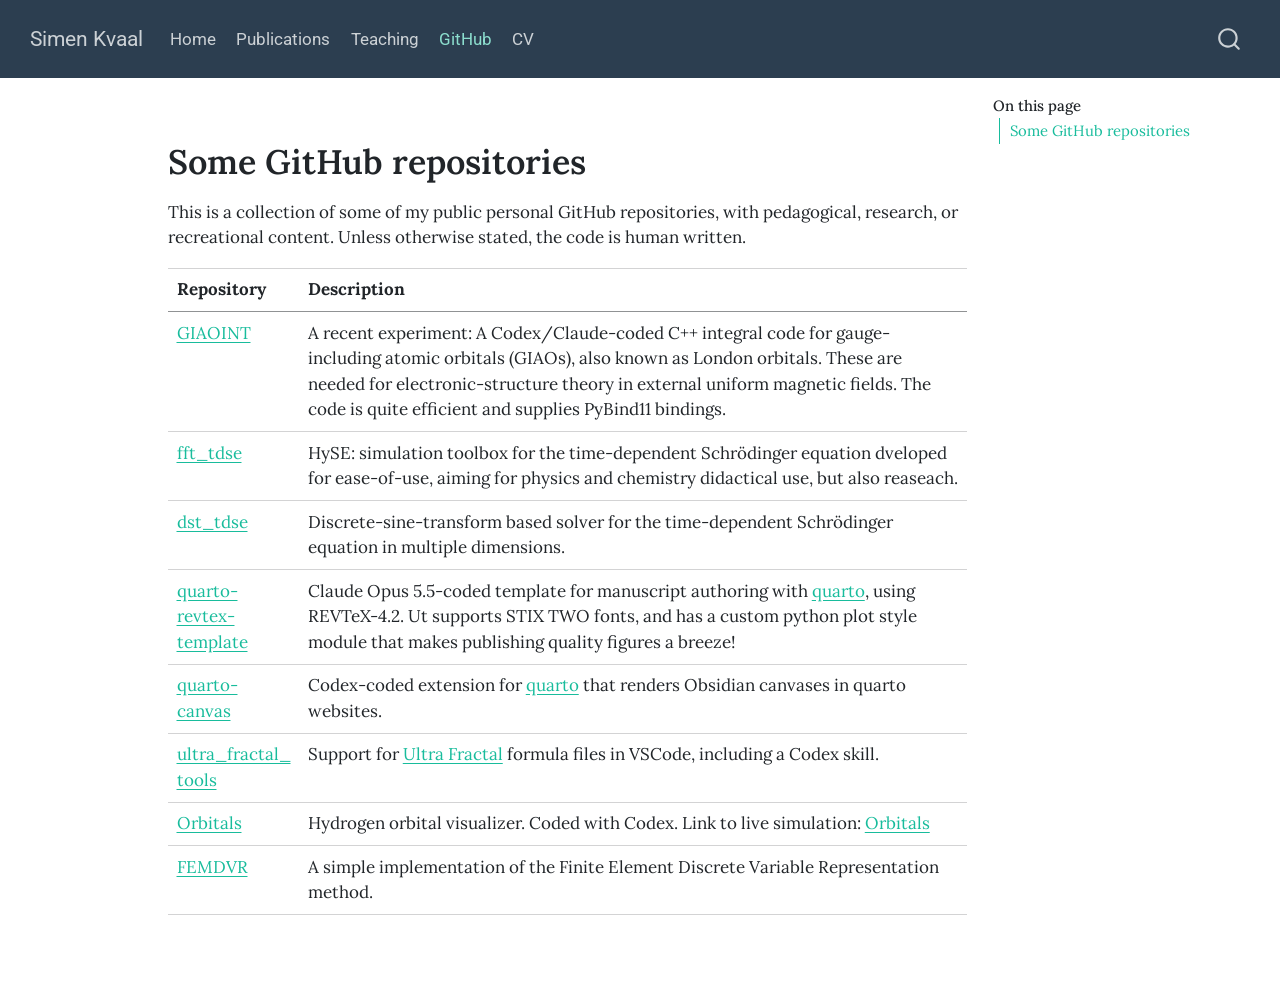
<file: docs/github.html>
<!DOCTYPE html>
<html xmlns="http://www.w3.org/1999/xhtml" lang="en" xml:lang="en"><head>

<meta charset="utf-8">
<meta name="generator" content="quarto-1.9.38">

<meta name="viewport" content="width=device-width, initial-scale=1.0, user-scalable=yes">


<title>github – Simen Kvaal</title>
<style>
/* Default styles provided by pandoc.
** See https://pandoc.org/MANUAL.html#variables-for-html for config info.
*/
code{white-space: pre-wrap;}
span.smallcaps{font-variant: small-caps;}
div.columns{display: flex; gap: min(4vw, 1.5em);}
div.column{flex: auto; overflow-x: auto;}
div.hanging-indent{margin-left: 1.5em; text-indent: -1.5em;}
ul.task-list{list-style: none;}
ul.task-list li input[type="checkbox"] {
  width: 0.8em;
  margin: 0 0.8em 0.2em -1em; /* quarto-specific, see https://github.com/quarto-dev/quarto-cli/issues/4556 */ 
  vertical-align: middle;
}
</style>


<script src="site_libs/quarto-nav/quarto-nav.js"></script>
<script src="site_libs/quarto-nav/headroom.min.js"></script>
<script src="site_libs/clipboard/clipboard.min.js"></script>
<script src="site_libs/quarto-search/autocomplete.umd.js"></script>
<script src="site_libs/quarto-search/fuse.min.js"></script>
<script src="site_libs/quarto-search/quarto-search.js"></script>
<meta name="quarto:offset" content="./">
<script src="site_libs/quarto-html/quarto.js" type="module"></script>
<script src="site_libs/quarto-html/tabsets/tabsets.js" type="module"></script>
<script src="site_libs/quarto-html/popper.min.js"></script>
<script src="site_libs/quarto-html/tippy.umd.min.js"></script>
<script src="site_libs/quarto-html/anchor.min.js"></script>
<link href="site_libs/quarto-html/tippy.css" rel="stylesheet">
<link href="site_libs/quarto-html/quarto-syntax-highlighting-15634bcf2e68342d4ad2dfa704d543f6.css" rel="stylesheet" class="quarto-color-scheme" id="quarto-text-highlighting-styles">
<link href="site_libs/quarto-html/quarto-syntax-highlighting-dark-0a6b7249c26820e032cb0bd839ff02b1.css" rel="stylesheet" class="quarto-color-scheme quarto-color-alternate" id="quarto-text-highlighting-styles">
<link href="site_libs/quarto-html/quarto-syntax-highlighting-15634bcf2e68342d4ad2dfa704d543f6.css" rel="stylesheet" class="quarto-color-scheme-extra" id="quarto-text-highlighting-styles">
<script src="site_libs/bootstrap/bootstrap.min.js"></script>
<link href="site_libs/bootstrap/bootstrap-icons.css" rel="stylesheet">
<link href="site_libs/bootstrap/bootstrap-321318833764e6b77d45f0d9d9145bdf.min.css" rel="stylesheet" append-hash="true" class="quarto-color-scheme" id="quarto-bootstrap" data-mode="light">
<link href="site_libs/bootstrap/bootstrap-dark-cbb36c53934ce116e9de2a4a69b4aa74.min.css" rel="stylesheet" append-hash="true" class="quarto-color-scheme quarto-color-alternate" id="quarto-bootstrap" data-mode="light">
<link href="site_libs/bootstrap/bootstrap-321318833764e6b77d45f0d9d9145bdf.min.css" rel="stylesheet" append-hash="true" class="quarto-color-scheme-extra" id="quarto-bootstrap" data-mode="light">
<script id="quarto-search-options" type="application/json">{
  "location": "navbar",
  "copy-button": false,
  "collapse-after": 3,
  "panel-placement": "end",
  "type": "overlay",
  "limit": 50,
  "keyboard-shortcut": [
    "f",
    "/",
    "s"
  ],
  "show-item-context": false,
  "language": {
    "search-no-results-text": "No results",
    "search-matching-documents-text": "matching documents",
    "search-copy-link-title": "Copy link to search",
    "search-hide-matches-text": "Hide additional matches",
    "search-more-match-text": "more match in this document",
    "search-more-matches-text": "more matches in this document",
    "search-clear-button-title": "Clear",
    "search-text-placeholder": "",
    "search-detached-cancel-button-title": "Cancel",
    "search-submit-button-title": "Submit",
    "search-label": "Search"
  }
}</script>


<link rel="stylesheet" href="styles.css">
</head>

<body class="nav-fixed quarto-light">

<div id="quarto-search-results"></div>
  <header id="quarto-header" class="headroom fixed-top">
    <nav class="navbar navbar-expand-lg " data-bs-theme="dark">
      <div class="navbar-container container-fluid">
      <div class="navbar-brand-container mx-auto">
    <a class="navbar-brand" href="./index.html">
    <span class="navbar-title">Simen Kvaal</span>
    </a>
  </div>
            <div id="quarto-search" class="" title="Search"></div>
          <button class="navbar-toggler" type="button" data-bs-toggle="collapse" data-bs-target="#navbarCollapse" aria-controls="navbarCollapse" role="menu" aria-expanded="false" aria-label="Toggle navigation" onclick="if (window.quartoToggleHeadroom) { window.quartoToggleHeadroom(); }">
  <span class="navbar-toggler-icon"></span>
</button>
          <div class="collapse navbar-collapse" id="navbarCollapse">
            <ul class="navbar-nav navbar-nav-scroll me-auto">
  <li class="nav-item">
    <a class="nav-link" href="./index.html"> 
<span class="menu-text">Home</span></a>
  </li>  
  <li class="nav-item">
    <a class="nav-link" href="./publications.html"> 
<span class="menu-text">Publications</span></a>
  </li>  
  <li class="nav-item">
    <a class="nav-link" href="./teaching.html"> 
<span class="menu-text">Teaching</span></a>
  </li>  
  <li class="nav-item">
    <a class="nav-link active" href="./github.html" aria-current="page"> 
<span class="menu-text">GitHub</span></a>
  </li>  
  <li class="nav-item">
    <a class="nav-link" href="./cv.html"> 
<span class="menu-text">CV</span></a>
  </li>  
</ul>
          </div> <!-- /navcollapse -->
            <div class="quarto-navbar-tools">
</div>
      </div> <!-- /container-fluid -->
    </nav>
</header>
<!-- content -->
<div id="quarto-content" class="quarto-container page-columns page-rows-contents page-layout-article page-navbar">
<!-- sidebar -->
<!-- margin-sidebar -->
    <div id="quarto-margin-sidebar" class="sidebar margin-sidebar">
        <nav id="TOC" role="doc-toc" class="toc-active">
    <h2 id="toc-title">On this page</h2>
   
  <ul>
  <li><a href="#some-github-repositories" id="toc-some-github-repositories" class="nav-link active" data-scroll-target="#some-github-repositories">Some GitHub repositories</a></li>
  </ul>
</nav>
    </div>
<!-- main -->
<main class="content" id="quarto-document-content"><header id="title-block-header" class="quarto-title-block"></header>




<section id="some-github-repositories" class="level1">
<h1>Some GitHub repositories</h1>
<p>This is a collection of some of my public personal GitHub repositories, with pedagogical, research, or recreational content. Unless otherwise stated, the code is human written.</p>
<table class="caption-top table">
<thead>
<tr class="header">
<th>Repository</th>
<th>Description</th>
</tr>
</thead>
<tbody>
<tr class="odd">
<td><a href="https://github.com/simenkva/GIAOINT" target="_blank">GIAOINT</a></td>
<td>A recent experiment: A Codex/Claude-coded C++ integral code for gauge-including atomic orbitals (GIAOs), also known as London orbitals. These are needed for electronic-structure theory in external uniform magnetic fields. The code is quite efficient and supplies PyBind11 bindings.</td>
</tr>
<tr class="even">
<td><a href="https://github.com/simenkva/fft_tdse" target="_blank">fft_tdse</a></td>
<td>HySE: simulation toolbox for the time-dependent Schrödinger equation dveloped for ease-of-use, aiming for physics and chemistry didactical use, but also reaseach.</td>
</tr>
<tr class="odd">
<td><a href="https://github.com/simenkva/dst_tdse" target="_blank">dst_tdse</a></td>
<td>Discrete-sine-transform based solver for the time-dependent Schrödinger equation in multiple dimensions.</td>
</tr>
<tr class="even">
<td><a href="https://github.com/simenkva/quarto-revtex-template" target="_blank">quarto-revtex-template</a></td>
<td>Claude Opus 5.5-coded template for manuscript authoring with <a href="https://www.quarto.org" target="_blank">quarto</a>, using REVTeX-4.2. Ut supports STIX TWO fonts, and has a custom python plot style module that makes publishing quality figures a breeze!</td>
</tr>
<tr class="odd">
<td><a href="https://github.com/simenkva/quarto-canvas" target="_blank">quarto-canvas</a></td>
<td>Codex-coded extension for <a href="https://www.quarto.org" target="_blank">quarto</a> that renders Obsidian canvases in quarto websites.</td>
</tr>
<tr class="even">
<td><a href="https://github.com/simenkva/ultra_fractal_tools" target="_blank">ultra_fractal_tools</a></td>
<td>Support for <a href="https://www.ultrafractal.com" target="_blank">Ultra Fractal</a> formula files in VSCode, including a Codex skill.</td>
</tr>
<tr class="odd">
<td><a href="https://github.com/simenkva/Orbitals" target="_blank">Orbitals</a></td>
<td>Hydrogen orbital visualizer. Coded with Codex. Link to live simulation: <a href="https://simenkva.github.io/Orbitals" target="_blank">Orbitals</a></td>
</tr>
<tr class="even">
<td><a href="https://github.com/simenkva/FEMDVR" target="_blank">FEMDVR</a></td>
<td>A simple implementation of the Finite Element Discrete Variable Representation method.</td>
</tr>
</tbody>
</table>
<!--
 | [MagHF](https://github.com/simenkva/MagHF){target="_blank"} | A continuation of the GIAOINT experiment. A simple Hartree-Fock code for molecules in external magnetic fields. Now also exteded with a restricted CCSD(T) and spin-orbital CCSD(T) code, with Lambda-equations and derivatives and properties. Everything is coded with human-guided AI. |
-->


</section>

</main> <!-- /main -->
<script id="quarto-html-after-body" type="application/javascript">
  window.document.addEventListener("DOMContentLoaded", function (event) {
    const icon = "";
    const anchorJS = new window.AnchorJS();
    anchorJS.options = {
      placement: 'right',
      icon: icon
    };
    anchorJS.add('.anchored');
    const isCodeAnnotation = (el) => {
      for (const clz of el.classList) {
        if (clz.startsWith('code-annotation-')) {                     
          return true;
        }
      }
      return false;
    }
    const onCopySuccess = function(e) {
      // button target
      const button = e.trigger;
      // don't keep focus
      button.blur();
      // flash "checked"
      button.classList.add('code-copy-button-checked');
      var currentTitle = button.getAttribute("title");
      button.setAttribute("title", "Copied!");
      let tooltip;
      if (window.bootstrap) {
        button.setAttribute("data-bs-toggle", "tooltip");
        button.setAttribute("data-bs-placement", "left");
        button.setAttribute("data-bs-title", "Copied!");
        tooltip = new bootstrap.Tooltip(button, 
          { trigger: "manual", 
            customClass: "code-copy-button-tooltip",
            offset: [0, -8]});
        tooltip.show();    
      }
      setTimeout(function() {
        if (tooltip) {
          tooltip.hide();
          button.removeAttribute("data-bs-title");
          button.removeAttribute("data-bs-toggle");
          button.removeAttribute("data-bs-placement");
        }
        button.setAttribute("title", currentTitle);
        button.classList.remove('code-copy-button-checked');
      }, 1000);
      // clear code selection
      e.clearSelection();
    }
    const getTextToCopy = function(trigger) {
      const outerScaffold = trigger.parentElement.cloneNode(true);
      const codeEl = outerScaffold.querySelector('code');
      for (const childEl of codeEl.children) {
        if (isCodeAnnotation(childEl)) {
          childEl.remove();
        }
      }
      return codeEl.innerText;
    }
    const clipboard = new window.ClipboardJS('.code-copy-button:not([data-in-quarto-modal])', {
      text: getTextToCopy
    });
    clipboard.on('success', onCopySuccess);
    if (window.document.getElementById('quarto-embedded-source-code-modal')) {
      const clipboardModal = new window.ClipboardJS('.code-copy-button[data-in-quarto-modal]', {
        text: getTextToCopy,
        container: window.document.getElementById('quarto-embedded-source-code-modal')
      });
      clipboardModal.on('success', onCopySuccess);
    }
      var localhostRegex = new RegExp(/^(?:http|https):\/\/localhost\:?[0-9]*\//);
      var mailtoRegex = new RegExp(/^mailto:/);
        var filterRegex = new RegExp('/' + window.location.host + '/');
      var isInternal = (href) => {
          return filterRegex.test(href) || localhostRegex.test(href) || mailtoRegex.test(href);
      }
      // Inspect non-navigation links and adorn them if external
     var links = window.document.querySelectorAll('a[href]:not(.nav-link):not(.navbar-brand):not(.toc-action):not(.sidebar-link):not(.sidebar-item-toggle):not(.pagination-link):not(.no-external):not([aria-hidden]):not(.dropdown-item):not(.quarto-navigation-tool):not(.about-link)');
      for (var i=0; i<links.length; i++) {
        const link = links[i];
        if (!isInternal(link.href)) {
          // undo the damage that might have been done by quarto-nav.js in the case of
          // links that we want to consider external
          if (link.dataset.originalHref !== undefined) {
            link.href = link.dataset.originalHref;
          }
        }
      }
    function tippyHover(el, contentFn, onTriggerFn, onUntriggerFn) {
      const config = {
        allowHTML: true,
        maxWidth: 500,
        delay: 100,
        arrow: false,
        appendTo: function(el) {
            return el.parentElement;
        },
        interactive: true,
        interactiveBorder: 10,
        theme: 'quarto',
        placement: 'bottom-start',
      };
      if (contentFn) {
        config.content = contentFn;
      }
      if (onTriggerFn) {
        config.onTrigger = onTriggerFn;
      }
      if (onUntriggerFn) {
        config.onUntrigger = onUntriggerFn;
      }
      window.tippy(el, config); 
    }
    const noterefs = window.document.querySelectorAll('a[role="doc-noteref"]');
    for (var i=0; i<noterefs.length; i++) {
      const ref = noterefs[i];
      tippyHover(ref, function() {
        // use id or data attribute instead here
        let href = ref.getAttribute('data-footnote-href') || ref.getAttribute('href');
        try { href = new URL(href).hash; } catch {}
        const id = href.replace(/^#\/?/, "");
        const note = window.document.getElementById(id);
        if (note) {
          return note.innerHTML;
        } else {
          return "";
        }
      });
    }
    const xrefs = window.document.querySelectorAll('a.quarto-xref');
    const processXRef = (id, note) => {
      // Strip column container classes
      const stripColumnClz = (el) => {
        el.classList.remove("page-full", "page-columns");
        if (el.children) {
          for (const child of el.children) {
            stripColumnClz(child);
          }
        }
      }
      stripColumnClz(note)
      if (id === null || id.startsWith('sec-')) {
        // Special case sections, only their first couple elements
        const container = document.createElement("div");
        if (note.children && note.children.length > 2) {
          container.appendChild(note.children[0].cloneNode(true));
          for (let i = 1; i < note.children.length; i++) {
            const child = note.children[i];
            if (child.tagName === "P" && child.innerText === "") {
              continue;
            } else {
              container.appendChild(child.cloneNode(true));
              break;
            }
          }
          if (window.Quarto?.typesetMath) {
            window.Quarto.typesetMath(container);
          }
          return container.innerHTML
        } else {
          if (window.Quarto?.typesetMath) {
            window.Quarto.typesetMath(note);
          }
          return note.innerHTML;
        }
      } else {
        // Remove any anchor links if they are present
        const anchorLink = note.querySelector('a.anchorjs-link');
        if (anchorLink) {
          anchorLink.remove();
        }
        if (window.Quarto?.typesetMath) {
          window.Quarto.typesetMath(note);
        }
        if (note.classList.contains("callout")) {
          return note.outerHTML;
        } else {
          return note.innerHTML;
        }
      }
    }
    for (var i=0; i<xrefs.length; i++) {
      const xref = xrefs[i];
      tippyHover(xref, undefined, function(instance) {
        instance.disable();
        let url = xref.getAttribute('href');
        let hash = undefined; 
        if (url.startsWith('#')) {
          hash = url;
        } else {
          try { hash = new URL(url).hash; } catch {}
        }
        if (hash) {
          const id = hash.replace(/^#\/?/, "");
          const note = window.document.getElementById(id);
          if (note !== null) {
            try {
              const html = processXRef(id, note.cloneNode(true));
              instance.setContent(html);
            } finally {
              instance.enable();
              instance.show();
            }
          } else {
            // See if we can fetch this
            fetch(url.split('#')[0])
            .then(res => res.text())
            .then(html => {
              const parser = new DOMParser();
              const htmlDoc = parser.parseFromString(html, "text/html");
              const note = htmlDoc.getElementById(id);
              if (note !== null) {
                const html = processXRef(id, note);
                instance.setContent(html);
              } 
            }).finally(() => {
              instance.enable();
              instance.show();
            });
          }
        } else {
          // See if we can fetch a full url (with no hash to target)
          // This is a special case and we should probably do some content thinning / targeting
          fetch(url)
          .then(res => res.text())
          .then(html => {
            const parser = new DOMParser();
            const htmlDoc = parser.parseFromString(html, "text/html");
            const note = htmlDoc.querySelector('main.content');
            if (note !== null) {
              // This should only happen for chapter cross references
              // (since there is no id in the URL)
              // remove the first header
              if (note.children.length > 0 && note.children[0].tagName === "HEADER") {
                note.children[0].remove();
              }
              const html = processXRef(null, note);
              instance.setContent(html);
            } 
          }).finally(() => {
            instance.enable();
            instance.show();
          });
        }
      }, function(instance) {
      });
    }
        let selectedAnnoteEl;
        const selectorForAnnotation = ( cell, annotation) => {
          let cellAttr = 'data-code-cell="' + cell + '"';
          let lineAttr = 'data-code-annotation="' +  annotation + '"';
          const selector = 'span[' + cellAttr + '][' + lineAttr + ']';
          return selector;
        }
        const selectCodeLines = (annoteEl) => {
          const doc = window.document;
          const targetCell = annoteEl.getAttribute("data-target-cell");
          const targetAnnotation = annoteEl.getAttribute("data-target-annotation");
          const annoteSpan = window.document.querySelector(selectorForAnnotation(targetCell, targetAnnotation));
          const lines = annoteSpan.getAttribute("data-code-lines").split(",");
          const lineIds = lines.map((line) => {
            return targetCell + "-" + line;
          })
          let top = null;
          let height = null;
          let parent = null;
          if (lineIds.length > 0) {
              //compute the position of the single el (top and bottom and make a div)
              const el = window.document.getElementById(lineIds[0]);
              top = el.offsetTop;
              height = el.offsetHeight;
              parent = el.parentElement.parentElement;
            if (lineIds.length > 1) {
              const lastEl = window.document.getElementById(lineIds[lineIds.length - 1]);
              const bottom = lastEl.offsetTop + lastEl.offsetHeight;
              height = bottom - top;
            }
            if (top !== null && height !== null && parent !== null) {
              // cook up a div (if necessary) and position it 
              let div = window.document.getElementById("code-annotation-line-highlight");
              if (div === null) {
                div = window.document.createElement("div");
                div.setAttribute("id", "code-annotation-line-highlight");
                div.style.position = 'absolute';
                parent.appendChild(div);
              }
              div.style.top = top - 2 + "px";
              div.style.height = height + 4 + "px";
              div.style.left = 0;
              let gutterDiv = window.document.getElementById("code-annotation-line-highlight-gutter");
              if (gutterDiv === null) {
                gutterDiv = window.document.createElement("div");
                gutterDiv.setAttribute("id", "code-annotation-line-highlight-gutter");
                gutterDiv.style.position = 'absolute';
                const codeCell = window.document.getElementById(targetCell);
                const gutter = codeCell.querySelector('.code-annotation-gutter');
                gutter.appendChild(gutterDiv);
              }
              gutterDiv.style.top = top - 2 + "px";
              gutterDiv.style.height = height + 4 + "px";
            }
            selectedAnnoteEl = annoteEl;
          }
        };
        const unselectCodeLines = () => {
          const elementsIds = ["code-annotation-line-highlight", "code-annotation-line-highlight-gutter"];
          elementsIds.forEach((elId) => {
            const div = window.document.getElementById(elId);
            if (div) {
              div.remove();
            }
          });
          selectedAnnoteEl = undefined;
        };
          // Handle positioning of the toggle
      window.addEventListener(
        "resize",
        throttle(() => {
          elRect = undefined;
          if (selectedAnnoteEl) {
            selectCodeLines(selectedAnnoteEl);
          }
        }, 10)
      );
      function throttle(fn, ms) {
      let throttle = false;
      let timer;
        return (...args) => {
          if(!throttle) { // first call gets through
              fn.apply(this, args);
              throttle = true;
          } else { // all the others get throttled
              if(timer) clearTimeout(timer); // cancel #2
              timer = setTimeout(() => {
                fn.apply(this, args);
                timer = throttle = false;
              }, ms);
          }
        };
      }
        // Attach click handler to the DT
        const annoteDls = window.document.querySelectorAll('dt[data-target-cell]');
        for (const annoteDlNode of annoteDls) {
          annoteDlNode.addEventListener('click', (event) => {
            const clickedEl = event.target;
            if (clickedEl !== selectedAnnoteEl) {
              unselectCodeLines();
              const activeEl = window.document.querySelector('dt[data-target-cell].code-annotation-active');
              if (activeEl) {
                activeEl.classList.remove('code-annotation-active');
              }
              selectCodeLines(clickedEl);
              clickedEl.classList.add('code-annotation-active');
            } else {
              // Unselect the line
              unselectCodeLines();
              clickedEl.classList.remove('code-annotation-active');
            }
          });
        }
    const findCites = (el) => {
      const parentEl = el.parentElement;
      if (parentEl) {
        const cites = parentEl.dataset.cites;
        if (cites) {
          return {
            el,
            cites: cites.split(' ')
          };
        } else {
          return findCites(el.parentElement)
        }
      } else {
        return undefined;
      }
    };
    var bibliorefs = window.document.querySelectorAll('a[role="doc-biblioref"]');
    for (var i=0; i<bibliorefs.length; i++) {
      const ref = bibliorefs[i];
      const citeInfo = findCites(ref);
      if (citeInfo) {
        tippyHover(citeInfo.el, function() {
          var popup = window.document.createElement('div');
          citeInfo.cites.forEach(function(cite) {
            var citeDiv = window.document.createElement('div');
            citeDiv.classList.add('hanging-indent');
            citeDiv.classList.add('csl-entry');
            var biblioDiv = window.document.getElementById('ref-' + cite);
            if (biblioDiv) {
              citeDiv.innerHTML = biblioDiv.innerHTML;
            }
            popup.appendChild(citeDiv);
          });
          return popup.innerHTML;
        });
      }
    }
  });
  </script>
</div> <!-- /content -->




</body></html>
</file>
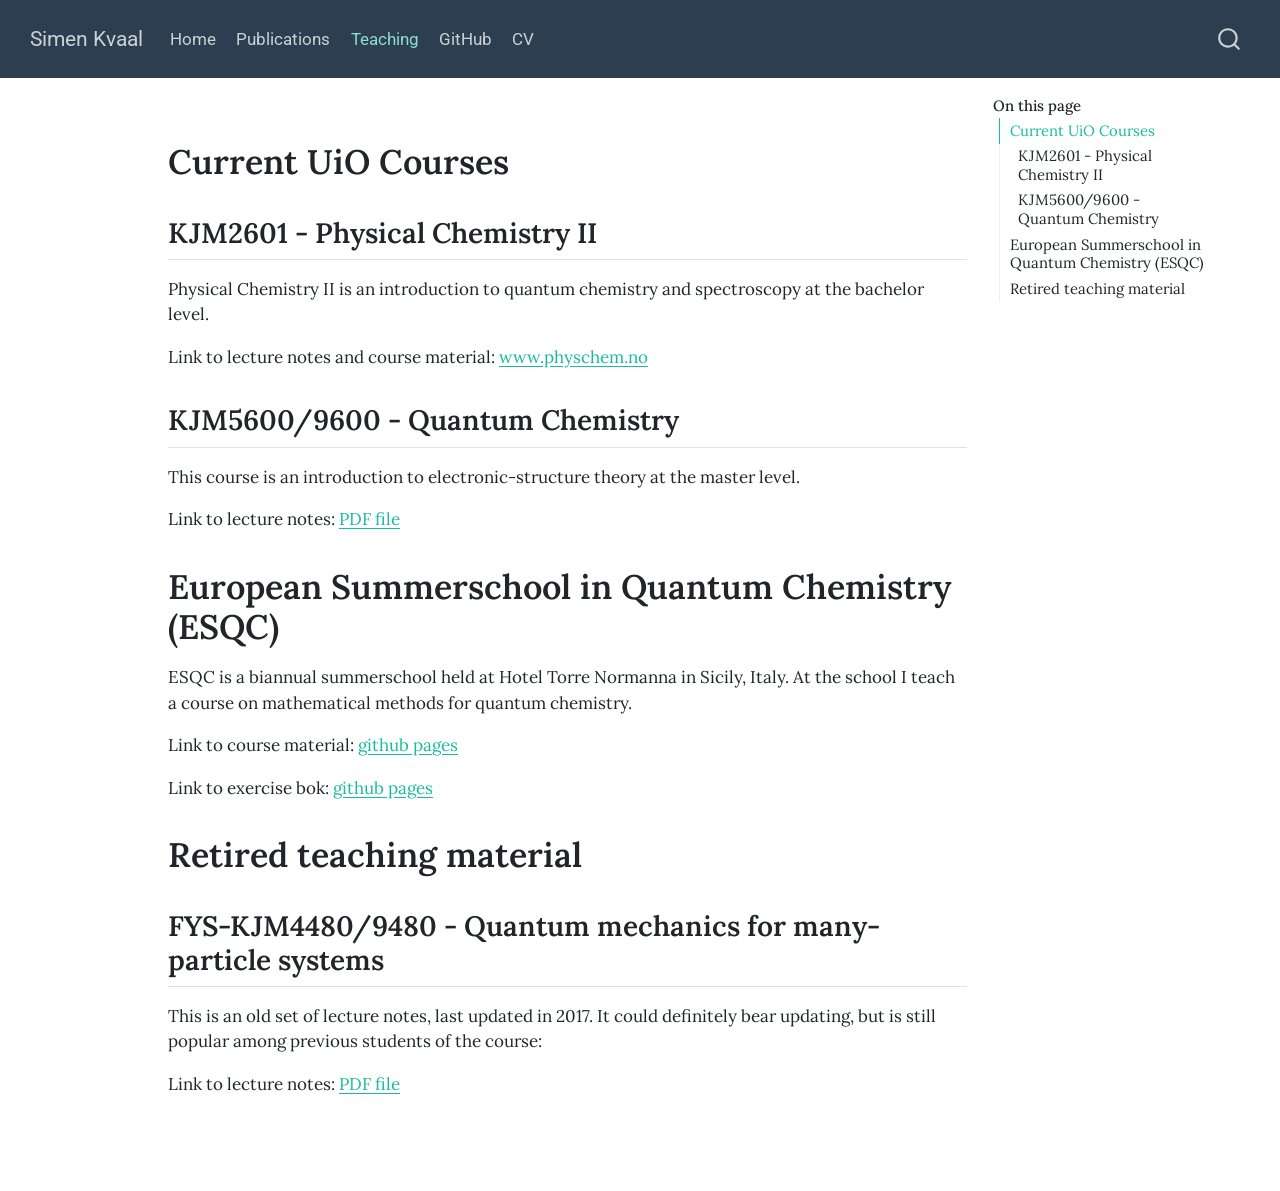
<file: docs/teaching.html>
<!DOCTYPE html>
<html xmlns="http://www.w3.org/1999/xhtml" lang="en" xml:lang="en"><head>

<meta charset="utf-8">
<meta name="generator" content="quarto-1.9.38">

<meta name="viewport" content="width=device-width, initial-scale=1.0, user-scalable=yes">


<title>teaching – Simen Kvaal</title>
<style>
/* Default styles provided by pandoc.
** See https://pandoc.org/MANUAL.html#variables-for-html for config info.
*/
code{white-space: pre-wrap;}
span.smallcaps{font-variant: small-caps;}
div.columns{display: flex; gap: min(4vw, 1.5em);}
div.column{flex: auto; overflow-x: auto;}
div.hanging-indent{margin-left: 1.5em; text-indent: -1.5em;}
ul.task-list{list-style: none;}
ul.task-list li input[type="checkbox"] {
  width: 0.8em;
  margin: 0 0.8em 0.2em -1em; /* quarto-specific, see https://github.com/quarto-dev/quarto-cli/issues/4556 */ 
  vertical-align: middle;
}
</style>


<script src="site_libs/quarto-nav/quarto-nav.js"></script>
<script src="site_libs/quarto-nav/headroom.min.js"></script>
<script src="site_libs/clipboard/clipboard.min.js"></script>
<script src="site_libs/quarto-search/autocomplete.umd.js"></script>
<script src="site_libs/quarto-search/fuse.min.js"></script>
<script src="site_libs/quarto-search/quarto-search.js"></script>
<meta name="quarto:offset" content="./">
<script src="site_libs/quarto-html/quarto.js" type="module"></script>
<script src="site_libs/quarto-html/tabsets/tabsets.js" type="module"></script>
<script src="site_libs/quarto-html/popper.min.js"></script>
<script src="site_libs/quarto-html/tippy.umd.min.js"></script>
<script src="site_libs/quarto-html/anchor.min.js"></script>
<link href="site_libs/quarto-html/tippy.css" rel="stylesheet">
<link href="site_libs/quarto-html/quarto-syntax-highlighting-15634bcf2e68342d4ad2dfa704d543f6.css" rel="stylesheet" class="quarto-color-scheme" id="quarto-text-highlighting-styles">
<link href="site_libs/quarto-html/quarto-syntax-highlighting-dark-0a6b7249c26820e032cb0bd839ff02b1.css" rel="stylesheet" class="quarto-color-scheme quarto-color-alternate" id="quarto-text-highlighting-styles">
<link href="site_libs/quarto-html/quarto-syntax-highlighting-15634bcf2e68342d4ad2dfa704d543f6.css" rel="stylesheet" class="quarto-color-scheme-extra" id="quarto-text-highlighting-styles">
<script src="site_libs/bootstrap/bootstrap.min.js"></script>
<link href="site_libs/bootstrap/bootstrap-icons.css" rel="stylesheet">
<link href="site_libs/bootstrap/bootstrap-321318833764e6b77d45f0d9d9145bdf.min.css" rel="stylesheet" append-hash="true" class="quarto-color-scheme" id="quarto-bootstrap" data-mode="light">
<link href="site_libs/bootstrap/bootstrap-dark-cbb36c53934ce116e9de2a4a69b4aa74.min.css" rel="stylesheet" append-hash="true" class="quarto-color-scheme quarto-color-alternate" id="quarto-bootstrap" data-mode="light">
<link href="site_libs/bootstrap/bootstrap-321318833764e6b77d45f0d9d9145bdf.min.css" rel="stylesheet" append-hash="true" class="quarto-color-scheme-extra" id="quarto-bootstrap" data-mode="light">
<script id="quarto-search-options" type="application/json">{
  "location": "navbar",
  "copy-button": false,
  "collapse-after": 3,
  "panel-placement": "end",
  "type": "overlay",
  "limit": 50,
  "keyboard-shortcut": [
    "f",
    "/",
    "s"
  ],
  "show-item-context": false,
  "language": {
    "search-no-results-text": "No results",
    "search-matching-documents-text": "matching documents",
    "search-copy-link-title": "Copy link to search",
    "search-hide-matches-text": "Hide additional matches",
    "search-more-match-text": "more match in this document",
    "search-more-matches-text": "more matches in this document",
    "search-clear-button-title": "Clear",
    "search-text-placeholder": "",
    "search-detached-cancel-button-title": "Cancel",
    "search-submit-button-title": "Submit",
    "search-label": "Search"
  }
}</script>


<link rel="stylesheet" href="styles.css">
</head>

<body class="nav-fixed quarto-light">

<div id="quarto-search-results"></div>
  <header id="quarto-header" class="headroom fixed-top">
    <nav class="navbar navbar-expand-lg " data-bs-theme="dark">
      <div class="navbar-container container-fluid">
      <div class="navbar-brand-container mx-auto">
    <a class="navbar-brand" href="./index.html">
    <span class="navbar-title">Simen Kvaal</span>
    </a>
  </div>
            <div id="quarto-search" class="" title="Search"></div>
          <button class="navbar-toggler" type="button" data-bs-toggle="collapse" data-bs-target="#navbarCollapse" aria-controls="navbarCollapse" role="menu" aria-expanded="false" aria-label="Toggle navigation" onclick="if (window.quartoToggleHeadroom) { window.quartoToggleHeadroom(); }">
  <span class="navbar-toggler-icon"></span>
</button>
          <div class="collapse navbar-collapse" id="navbarCollapse">
            <ul class="navbar-nav navbar-nav-scroll me-auto">
  <li class="nav-item">
    <a class="nav-link" href="./index.html"> 
<span class="menu-text">Home</span></a>
  </li>  
  <li class="nav-item">
    <a class="nav-link" href="./publications.html"> 
<span class="menu-text">Publications</span></a>
  </li>  
  <li class="nav-item">
    <a class="nav-link active" href="./teaching.html" aria-current="page"> 
<span class="menu-text">Teaching</span></a>
  </li>  
  <li class="nav-item">
    <a class="nav-link" href="./github.html"> 
<span class="menu-text">GitHub</span></a>
  </li>  
  <li class="nav-item">
    <a class="nav-link" href="./cv.html"> 
<span class="menu-text">CV</span></a>
  </li>  
</ul>
          </div> <!-- /navcollapse -->
            <div class="quarto-navbar-tools">
</div>
      </div> <!-- /container-fluid -->
    </nav>
</header>
<!-- content -->
<div id="quarto-content" class="quarto-container page-columns page-rows-contents page-layout-article page-navbar">
<!-- sidebar -->
<!-- margin-sidebar -->
    <div id="quarto-margin-sidebar" class="sidebar margin-sidebar">
        <nav id="TOC" role="doc-toc" class="toc-active">
    <h2 id="toc-title">On this page</h2>
   
  <ul>
  <li><a href="#current-uio-courses" id="toc-current-uio-courses" class="nav-link active" data-scroll-target="#current-uio-courses">Current UiO Courses</a>
  <ul class="collapse">
  <li><a href="#kjm2601---physical-chemistry-ii" id="toc-kjm2601---physical-chemistry-ii" class="nav-link" data-scroll-target="#kjm2601---physical-chemistry-ii">KJM2601 - Physical Chemistry II</a></li>
  <li><a href="#kjm56009600---quantum-chemistry" id="toc-kjm56009600---quantum-chemistry" class="nav-link" data-scroll-target="#kjm56009600---quantum-chemistry">KJM5600/9600 - Quantum Chemistry</a></li>
  </ul></li>
  <li><a href="#european-summerschool-in-quantum-chemistry-esqc" id="toc-european-summerschool-in-quantum-chemistry-esqc" class="nav-link" data-scroll-target="#european-summerschool-in-quantum-chemistry-esqc">European Summerschool in Quantum Chemistry (ESQC)</a></li>
  <li><a href="#retired-teaching-material" id="toc-retired-teaching-material" class="nav-link" data-scroll-target="#retired-teaching-material">Retired teaching material</a>
  <ul class="collapse">
  <li><a href="#fys-kjm44809480---quantum-mechanics-for-many-particle-systems" id="toc-fys-kjm44809480---quantum-mechanics-for-many-particle-systems" class="nav-link" data-scroll-target="#fys-kjm44809480---quantum-mechanics-for-many-particle-systems">FYS-KJM4480/9480 - Quantum mechanics for many-particle systems</a></li>
  </ul></li>
  </ul>
</nav>
    </div>
<!-- main -->
<main class="content" id="quarto-document-content"><header id="title-block-header" class="quarto-title-block"></header>




<section id="current-uio-courses" class="level1">
<h1>Current UiO Courses</h1>
<section id="kjm2601---physical-chemistry-ii" class="level2">
<h2 class="anchored" data-anchor-id="kjm2601---physical-chemistry-ii">KJM2601 - Physical Chemistry II</h2>
<p>Physical Chemistry II is an introduction to quantum chemistry and spectroscopy at the bachelor level.</p>
<p>Link to lecture notes and course material: <a href="https://www.physchem.no" target="_blank">www.physchem.no</a></p>
</section>
<section id="kjm56009600---quantum-chemistry" class="level2">
<h2 class="anchored" data-anchor-id="kjm56009600---quantum-chemistry">KJM5600/9600 - Quantum Chemistry</h2>
<p>This course is an introduction to electronic-structure theory at the master level.</p>
<p>Link to lecture notes: <a href="lecture-notes-kjm5600.pdf">PDF file</a></p>
</section>
</section>
<section id="european-summerschool-in-quantum-chemistry-esqc" class="level1">
<h1>European Summerschool in Quantum Chemistry (ESQC)</h1>
<p>ESQC is a biannual summerschool held at Hotel Torre Normanna in Sicily, Italy. At the school I teach a course on mathematical methods for quantum chemistry.</p>
<p>Link to course material: <a href="https://simenkva.github.io/esqc_math">github pages</a></p>
<p>Link to exercise bok: <a href="https://simenkva.github.io/esqc_exercises/student">github pages</a></p>
</section>
<section id="retired-teaching-material" class="level1">
<h1>Retired teaching material</h1>
<section id="fys-kjm44809480---quantum-mechanics-for-many-particle-systems" class="level2">
<h2 class="anchored" data-anchor-id="fys-kjm44809480---quantum-mechanics-for-many-particle-systems">FYS-KJM4480/9480 - Quantum mechanics for many-particle systems</h2>
<p>This is an old set of lecture notes, last updated in 2017. It could definitely bear updating, but is still popular among previous students of the course:</p>
<p>Link to lecture notes: <a href="lecture-notes-fys4480.pdf">PDF file</a></p>


</section>
</section>

</main> <!-- /main -->
<script id="quarto-html-after-body" type="application/javascript">
  window.document.addEventListener("DOMContentLoaded", function (event) {
    const icon = "";
    const anchorJS = new window.AnchorJS();
    anchorJS.options = {
      placement: 'right',
      icon: icon
    };
    anchorJS.add('.anchored');
    const isCodeAnnotation = (el) => {
      for (const clz of el.classList) {
        if (clz.startsWith('code-annotation-')) {                     
          return true;
        }
      }
      return false;
    }
    const onCopySuccess = function(e) {
      // button target
      const button = e.trigger;
      // don't keep focus
      button.blur();
      // flash "checked"
      button.classList.add('code-copy-button-checked');
      var currentTitle = button.getAttribute("title");
      button.setAttribute("title", "Copied!");
      let tooltip;
      if (window.bootstrap) {
        button.setAttribute("data-bs-toggle", "tooltip");
        button.setAttribute("data-bs-placement", "left");
        button.setAttribute("data-bs-title", "Copied!");
        tooltip = new bootstrap.Tooltip(button, 
          { trigger: "manual", 
            customClass: "code-copy-button-tooltip",
            offset: [0, -8]});
        tooltip.show();    
      }
      setTimeout(function() {
        if (tooltip) {
          tooltip.hide();
          button.removeAttribute("data-bs-title");
          button.removeAttribute("data-bs-toggle");
          button.removeAttribute("data-bs-placement");
        }
        button.setAttribute("title", currentTitle);
        button.classList.remove('code-copy-button-checked');
      }, 1000);
      // clear code selection
      e.clearSelection();
    }
    const getTextToCopy = function(trigger) {
      const outerScaffold = trigger.parentElement.cloneNode(true);
      const codeEl = outerScaffold.querySelector('code');
      for (const childEl of codeEl.children) {
        if (isCodeAnnotation(childEl)) {
          childEl.remove();
        }
      }
      return codeEl.innerText;
    }
    const clipboard = new window.ClipboardJS('.code-copy-button:not([data-in-quarto-modal])', {
      text: getTextToCopy
    });
    clipboard.on('success', onCopySuccess);
    if (window.document.getElementById('quarto-embedded-source-code-modal')) {
      const clipboardModal = new window.ClipboardJS('.code-copy-button[data-in-quarto-modal]', {
        text: getTextToCopy,
        container: window.document.getElementById('quarto-embedded-source-code-modal')
      });
      clipboardModal.on('success', onCopySuccess);
    }
      var localhostRegex = new RegExp(/^(?:http|https):\/\/localhost\:?[0-9]*\//);
      var mailtoRegex = new RegExp(/^mailto:/);
        var filterRegex = new RegExp('/' + window.location.host + '/');
      var isInternal = (href) => {
          return filterRegex.test(href) || localhostRegex.test(href) || mailtoRegex.test(href);
      }
      // Inspect non-navigation links and adorn them if external
     var links = window.document.querySelectorAll('a[href]:not(.nav-link):not(.navbar-brand):not(.toc-action):not(.sidebar-link):not(.sidebar-item-toggle):not(.pagination-link):not(.no-external):not([aria-hidden]):not(.dropdown-item):not(.quarto-navigation-tool):not(.about-link)');
      for (var i=0; i<links.length; i++) {
        const link = links[i];
        if (!isInternal(link.href)) {
          // undo the damage that might have been done by quarto-nav.js in the case of
          // links that we want to consider external
          if (link.dataset.originalHref !== undefined) {
            link.href = link.dataset.originalHref;
          }
        }
      }
    function tippyHover(el, contentFn, onTriggerFn, onUntriggerFn) {
      const config = {
        allowHTML: true,
        maxWidth: 500,
        delay: 100,
        arrow: false,
        appendTo: function(el) {
            return el.parentElement;
        },
        interactive: true,
        interactiveBorder: 10,
        theme: 'quarto',
        placement: 'bottom-start',
      };
      if (contentFn) {
        config.content = contentFn;
      }
      if (onTriggerFn) {
        config.onTrigger = onTriggerFn;
      }
      if (onUntriggerFn) {
        config.onUntrigger = onUntriggerFn;
      }
      window.tippy(el, config); 
    }
    const noterefs = window.document.querySelectorAll('a[role="doc-noteref"]');
    for (var i=0; i<noterefs.length; i++) {
      const ref = noterefs[i];
      tippyHover(ref, function() {
        // use id or data attribute instead here
        let href = ref.getAttribute('data-footnote-href') || ref.getAttribute('href');
        try { href = new URL(href).hash; } catch {}
        const id = href.replace(/^#\/?/, "");
        const note = window.document.getElementById(id);
        if (note) {
          return note.innerHTML;
        } else {
          return "";
        }
      });
    }
    const xrefs = window.document.querySelectorAll('a.quarto-xref');
    const processXRef = (id, note) => {
      // Strip column container classes
      const stripColumnClz = (el) => {
        el.classList.remove("page-full", "page-columns");
        if (el.children) {
          for (const child of el.children) {
            stripColumnClz(child);
          }
        }
      }
      stripColumnClz(note)
      if (id === null || id.startsWith('sec-')) {
        // Special case sections, only their first couple elements
        const container = document.createElement("div");
        if (note.children && note.children.length > 2) {
          container.appendChild(note.children[0].cloneNode(true));
          for (let i = 1; i < note.children.length; i++) {
            const child = note.children[i];
            if (child.tagName === "P" && child.innerText === "") {
              continue;
            } else {
              container.appendChild(child.cloneNode(true));
              break;
            }
          }
          if (window.Quarto?.typesetMath) {
            window.Quarto.typesetMath(container);
          }
          return container.innerHTML
        } else {
          if (window.Quarto?.typesetMath) {
            window.Quarto.typesetMath(note);
          }
          return note.innerHTML;
        }
      } else {
        // Remove any anchor links if they are present
        const anchorLink = note.querySelector('a.anchorjs-link');
        if (anchorLink) {
          anchorLink.remove();
        }
        if (window.Quarto?.typesetMath) {
          window.Quarto.typesetMath(note);
        }
        if (note.classList.contains("callout")) {
          return note.outerHTML;
        } else {
          return note.innerHTML;
        }
      }
    }
    for (var i=0; i<xrefs.length; i++) {
      const xref = xrefs[i];
      tippyHover(xref, undefined, function(instance) {
        instance.disable();
        let url = xref.getAttribute('href');
        let hash = undefined; 
        if (url.startsWith('#')) {
          hash = url;
        } else {
          try { hash = new URL(url).hash; } catch {}
        }
        if (hash) {
          const id = hash.replace(/^#\/?/, "");
          const note = window.document.getElementById(id);
          if (note !== null) {
            try {
              const html = processXRef(id, note.cloneNode(true));
              instance.setContent(html);
            } finally {
              instance.enable();
              instance.show();
            }
          } else {
            // See if we can fetch this
            fetch(url.split('#')[0])
            .then(res => res.text())
            .then(html => {
              const parser = new DOMParser();
              const htmlDoc = parser.parseFromString(html, "text/html");
              const note = htmlDoc.getElementById(id);
              if (note !== null) {
                const html = processXRef(id, note);
                instance.setContent(html);
              } 
            }).finally(() => {
              instance.enable();
              instance.show();
            });
          }
        } else {
          // See if we can fetch a full url (with no hash to target)
          // This is a special case and we should probably do some content thinning / targeting
          fetch(url)
          .then(res => res.text())
          .then(html => {
            const parser = new DOMParser();
            const htmlDoc = parser.parseFromString(html, "text/html");
            const note = htmlDoc.querySelector('main.content');
            if (note !== null) {
              // This should only happen for chapter cross references
              // (since there is no id in the URL)
              // remove the first header
              if (note.children.length > 0 && note.children[0].tagName === "HEADER") {
                note.children[0].remove();
              }
              const html = processXRef(null, note);
              instance.setContent(html);
            } 
          }).finally(() => {
            instance.enable();
            instance.show();
          });
        }
      }, function(instance) {
      });
    }
        let selectedAnnoteEl;
        const selectorForAnnotation = ( cell, annotation) => {
          let cellAttr = 'data-code-cell="' + cell + '"';
          let lineAttr = 'data-code-annotation="' +  annotation + '"';
          const selector = 'span[' + cellAttr + '][' + lineAttr + ']';
          return selector;
        }
        const selectCodeLines = (annoteEl) => {
          const doc = window.document;
          const targetCell = annoteEl.getAttribute("data-target-cell");
          const targetAnnotation = annoteEl.getAttribute("data-target-annotation");
          const annoteSpan = window.document.querySelector(selectorForAnnotation(targetCell, targetAnnotation));
          const lines = annoteSpan.getAttribute("data-code-lines").split(",");
          const lineIds = lines.map((line) => {
            return targetCell + "-" + line;
          })
          let top = null;
          let height = null;
          let parent = null;
          if (lineIds.length > 0) {
              //compute the position of the single el (top and bottom and make a div)
              const el = window.document.getElementById(lineIds[0]);
              top = el.offsetTop;
              height = el.offsetHeight;
              parent = el.parentElement.parentElement;
            if (lineIds.length > 1) {
              const lastEl = window.document.getElementById(lineIds[lineIds.length - 1]);
              const bottom = lastEl.offsetTop + lastEl.offsetHeight;
              height = bottom - top;
            }
            if (top !== null && height !== null && parent !== null) {
              // cook up a div (if necessary) and position it 
              let div = window.document.getElementById("code-annotation-line-highlight");
              if (div === null) {
                div = window.document.createElement("div");
                div.setAttribute("id", "code-annotation-line-highlight");
                div.style.position = 'absolute';
                parent.appendChild(div);
              }
              div.style.top = top - 2 + "px";
              div.style.height = height + 4 + "px";
              div.style.left = 0;
              let gutterDiv = window.document.getElementById("code-annotation-line-highlight-gutter");
              if (gutterDiv === null) {
                gutterDiv = window.document.createElement("div");
                gutterDiv.setAttribute("id", "code-annotation-line-highlight-gutter");
                gutterDiv.style.position = 'absolute';
                const codeCell = window.document.getElementById(targetCell);
                const gutter = codeCell.querySelector('.code-annotation-gutter');
                gutter.appendChild(gutterDiv);
              }
              gutterDiv.style.top = top - 2 + "px";
              gutterDiv.style.height = height + 4 + "px";
            }
            selectedAnnoteEl = annoteEl;
          }
        };
        const unselectCodeLines = () => {
          const elementsIds = ["code-annotation-line-highlight", "code-annotation-line-highlight-gutter"];
          elementsIds.forEach((elId) => {
            const div = window.document.getElementById(elId);
            if (div) {
              div.remove();
            }
          });
          selectedAnnoteEl = undefined;
        };
          // Handle positioning of the toggle
      window.addEventListener(
        "resize",
        throttle(() => {
          elRect = undefined;
          if (selectedAnnoteEl) {
            selectCodeLines(selectedAnnoteEl);
          }
        }, 10)
      );
      function throttle(fn, ms) {
      let throttle = false;
      let timer;
        return (...args) => {
          if(!throttle) { // first call gets through
              fn.apply(this, args);
              throttle = true;
          } else { // all the others get throttled
              if(timer) clearTimeout(timer); // cancel #2
              timer = setTimeout(() => {
                fn.apply(this, args);
                timer = throttle = false;
              }, ms);
          }
        };
      }
        // Attach click handler to the DT
        const annoteDls = window.document.querySelectorAll('dt[data-target-cell]');
        for (const annoteDlNode of annoteDls) {
          annoteDlNode.addEventListener('click', (event) => {
            const clickedEl = event.target;
            if (clickedEl !== selectedAnnoteEl) {
              unselectCodeLines();
              const activeEl = window.document.querySelector('dt[data-target-cell].code-annotation-active');
              if (activeEl) {
                activeEl.classList.remove('code-annotation-active');
              }
              selectCodeLines(clickedEl);
              clickedEl.classList.add('code-annotation-active');
            } else {
              // Unselect the line
              unselectCodeLines();
              clickedEl.classList.remove('code-annotation-active');
            }
          });
        }
    const findCites = (el) => {
      const parentEl = el.parentElement;
      if (parentEl) {
        const cites = parentEl.dataset.cites;
        if (cites) {
          return {
            el,
            cites: cites.split(' ')
          };
        } else {
          return findCites(el.parentElement)
        }
      } else {
        return undefined;
      }
    };
    var bibliorefs = window.document.querySelectorAll('a[role="doc-biblioref"]');
    for (var i=0; i<bibliorefs.length; i++) {
      const ref = bibliorefs[i];
      const citeInfo = findCites(ref);
      if (citeInfo) {
        tippyHover(citeInfo.el, function() {
          var popup = window.document.createElement('div');
          citeInfo.cites.forEach(function(cite) {
            var citeDiv = window.document.createElement('div');
            citeDiv.classList.add('hanging-indent');
            citeDiv.classList.add('csl-entry');
            var biblioDiv = window.document.getElementById('ref-' + cite);
            if (biblioDiv) {
              citeDiv.innerHTML = biblioDiv.innerHTML;
            }
            popup.appendChild(citeDiv);
          });
          return popup.innerHTML;
        });
      }
    }
  });
  </script>
</div> <!-- /content -->




</body></html>
</file>
<file: docs/site_libs/quarto-html/tippy.css>
.tippy-box[data-animation=fade][data-state=hidden]{opacity:0}[data-tippy-root]{max-width:calc(100vw - 10px)}.tippy-box{position:relative;background-color:#333;color:#fff;border-radius:4px;font-size:14px;line-height:1.4;white-space:normal;outline:0;transition-property:transform,visibility,opacity}.tippy-box[data-placement^=top]>.tippy-arrow{bottom:0}.tippy-box[data-placement^=top]>.tippy-arrow:before{bottom:-7px;left:0;border-width:8px 8px 0;border-top-color:initial;transform-origin:center top}.tippy-box[data-placement^=bottom]>.tippy-arrow{top:0}.tippy-box[data-placement^=bottom]>.tippy-arrow:before{top:-7px;left:0;border-width:0 8px 8px;border-bottom-color:initial;transform-origin:center bottom}.tippy-box[data-placement^=left]>.tippy-arrow{right:0}.tippy-box[data-placement^=left]>.tippy-arrow:before{border-width:8px 0 8px 8px;border-left-color:initial;right:-7px;transform-origin:center left}.tippy-box[data-placement^=right]>.tippy-arrow{left:0}.tippy-box[data-placement^=right]>.tippy-arrow:before{left:-7px;border-width:8px 8px 8px 0;border-right-color:initial;transform-origin:center right}.tippy-box[data-inertia][data-state=visible]{transition-timing-function:cubic-bezier(.54,1.5,.38,1.11)}.tippy-arrow{width:16px;height:16px;color:#333}.tippy-arrow:before{content:"";position:absolute;border-color:transparent;border-style:solid}.tippy-content{position:relative;padding:5px 9px;z-index:1}
</file>
<file: docs/site_libs/quarto-html/quarto-syntax-highlighting-15634bcf2e68342d4ad2dfa704d543f6.css>
/* quarto syntax highlight colors */
:root {
  --quarto-hl-ot-color: #003B4F;
  --quarto-hl-at-color: #657422;
  --quarto-hl-ss-color: #20794D;
  --quarto-hl-an-color: #5E5E5E;
  --quarto-hl-fu-color: #4758AB;
  --quarto-hl-st-color: #20794D;
  --quarto-hl-cf-color: #003B4F;
  --quarto-hl-op-color: #5E5E5E;
  --quarto-hl-er-color: #AD0000;
  --quarto-hl-bn-color: #AD0000;
  --quarto-hl-al-color: #AD0000;
  --quarto-hl-va-color: #111111;
  --quarto-hl-bu-color: inherit;
  --quarto-hl-ex-color: inherit;
  --quarto-hl-pp-color: #AD0000;
  --quarto-hl-in-color: #5E5E5E;
  --quarto-hl-vs-color: #20794D;
  --quarto-hl-wa-color: #5E5E5E;
  --quarto-hl-do-color: #5E5E5E;
  --quarto-hl-im-color: #00769E;
  --quarto-hl-ch-color: #20794D;
  --quarto-hl-dt-color: #AD0000;
  --quarto-hl-fl-color: #AD0000;
  --quarto-hl-co-color: #5E5E5E;
  --quarto-hl-cv-color: #5E5E5E;
  --quarto-hl-cn-color: #8f5902;
  --quarto-hl-sc-color: #5E5E5E;
  --quarto-hl-dv-color: #AD0000;
  --quarto-hl-kw-color: #003B4F;
}

/* other quarto variables */
:root {
  --quarto-font-monospace: SFMono-Regular, Menlo, Monaco, Consolas, "Liberation Mono", "Courier New", monospace;
}

/* syntax highlight based on Pandoc's rules */
pre > code.sourceCode > span {
  color: #003B4F;
}

code.sourceCode > span {
  color: #003B4F;
}

div.sourceCode,
div.sourceCode pre.sourceCode {
  color: #003B4F;
}

/* Normal */
code span {
  color: #003B4F;
}

/* Alert */
code span.al {
  color: #AD0000;
  font-style: inherit;
}

/* Annotation */
code span.an {
  color: #5E5E5E;
  font-style: inherit;
}

/* Attribute */
code span.at {
  color: #657422;
  font-style: inherit;
}

/* BaseN */
code span.bn {
  color: #AD0000;
  font-style: inherit;
}

/* BuiltIn */
code span.bu {
  font-style: inherit;
}

/* ControlFlow */
code span.cf {
  color: #003B4F;
  font-weight: bold;
  font-style: inherit;
}

/* Char */
code span.ch {
  color: #20794D;
  font-style: inherit;
}

/* Constant */
code span.cn {
  color: #8f5902;
  font-style: inherit;
}

/* Comment */
code span.co {
  color: #5E5E5E;
  font-style: inherit;
}

/* CommentVar */
code span.cv {
  color: #5E5E5E;
  font-style: italic;
}

/* Documentation */
code span.do {
  color: #5E5E5E;
  font-style: italic;
}

/* DataType */
code span.dt {
  color: #AD0000;
  font-style: inherit;
}

/* DecVal */
code span.dv {
  color: #AD0000;
  font-style: inherit;
}

/* Error */
code span.er {
  color: #AD0000;
  font-style: inherit;
}

/* Extension */
code span.ex {
  font-style: inherit;
}

/* Float */
code span.fl {
  color: #AD0000;
  font-style: inherit;
}

/* Function */
code span.fu {
  color: #4758AB;
  font-style: inherit;
}

/* Import */
code span.im {
  color: #00769E;
  font-style: inherit;
}

/* Information */
code span.in {
  color: #5E5E5E;
  font-style: inherit;
}

/* Keyword */
code span.kw {
  color: #003B4F;
  font-weight: bold;
  font-style: inherit;
}

/* Operator */
code span.op {
  color: #5E5E5E;
  font-style: inherit;
}

/* Other */
code span.ot {
  color: #003B4F;
  font-style: inherit;
}

/* Preprocessor */
code span.pp {
  color: #AD0000;
  font-style: inherit;
}

/* SpecialChar */
code span.sc {
  color: #5E5E5E;
  font-style: inherit;
}

/* SpecialString */
code span.ss {
  color: #20794D;
  font-style: inherit;
}

/* String */
code span.st {
  color: #20794D;
  font-style: inherit;
}

/* Variable */
code span.va {
  color: #111111;
  font-style: inherit;
}

/* VerbatimString */
code span.vs {
  color: #20794D;
  font-style: inherit;
}

/* Warning */
code span.wa {
  color: #5E5E5E;
  font-style: italic;
}

.prevent-inlining {
  content: "</";
}

/*# sourceMappingURL=f23921c56f73e400b49028c9186a1aa0.css.map */
</file>
<file: docs/site_libs/quarto-html/quarto-syntax-highlighting-dark-0a6b7249c26820e032cb0bd839ff02b1.css>
/* quarto syntax highlight colors */
:root {
  --quarto-hl-al-color: #f07178;
  --quarto-hl-an-color: #d4d0ab;
  --quarto-hl-at-color: #00e0e0;
  --quarto-hl-bn-color: #d4d0ab;
  --quarto-hl-bu-color: #abe338;
  --quarto-hl-ch-color: #abe338;
  --quarto-hl-co-color: #f8f8f2;
  --quarto-hl-cv-color: #ffd700;
  --quarto-hl-cn-color: #ffd700;
  --quarto-hl-cf-color: #ffa07a;
  --quarto-hl-dt-color: #ffa07a;
  --quarto-hl-dv-color: #d4d0ab;
  --quarto-hl-do-color: #f8f8f2;
  --quarto-hl-er-color: #f07178;
  --quarto-hl-ex-color: #00e0e0;
  --quarto-hl-fl-color: #d4d0ab;
  --quarto-hl-fu-color: #ffa07a;
  --quarto-hl-im-color: #abe338;
  --quarto-hl-in-color: #d4d0ab;
  --quarto-hl-kw-color: #ffa07a;
  --quarto-hl-op-color: #ffa07a;
  --quarto-hl-ot-color: #00e0e0;
  --quarto-hl-pp-color: #dcc6e0;
  --quarto-hl-re-color: #00e0e0;
  --quarto-hl-sc-color: #abe338;
  --quarto-hl-ss-color: #abe338;
  --quarto-hl-st-color: #abe338;
  --quarto-hl-va-color: #00e0e0;
  --quarto-hl-vs-color: #abe338;
  --quarto-hl-wa-color: #dcc6e0;
}

/* other quarto variables */
:root {
  --quarto-font-monospace: SFMono-Regular, Menlo, Monaco, Consolas, "Liberation Mono", "Courier New", monospace;
}

/* syntax highlight based on Pandoc's rules */
pre > code.sourceCode > span {
  color: #f8f8f2;
}

code.sourceCode > span {
  color: #f8f8f2;
}

div.sourceCode,
div.sourceCode pre.sourceCode {
  color: #f8f8f2;
}

/* Normal */
code span {
  color: #f8f8f2;
}

/* Alert */
code span.al {
  color: #f07178;
}

/* Annotation */
code span.an {
  color: #d4d0ab;
}

/* Attribute */
code span.at {
  color: #00e0e0;
}

/* BaseN */
code span.bn {
  color: #d4d0ab;
}

/* BuiltIn */
code span.bu {
  color: #abe338;
}

/* ControlFlow */
code span.cf {
  font-weight: bold;
  color: #ffa07a;
}

/* Char */
code span.ch {
  color: #abe338;
}

/* Constant */
code span.cn {
  color: #ffd700;
}

/* Comment */
code span.co {
  font-style: italic;
  color: #f8f8f2;
}

/* CommentVar */
code span.cv {
  color: #ffd700;
}

/* Documentation */
code span.do {
  color: #f8f8f2;
}

/* DataType */
code span.dt {
  color: #ffa07a;
}

/* DecVal */
code span.dv {
  color: #d4d0ab;
}

/* Error */
code span.er {
  color: #f07178;
  text-decoration: underline;
}

/* Extension */
code span.ex {
  font-weight: bold;
  color: #00e0e0;
}

/* Float */
code span.fl {
  color: #d4d0ab;
}

/* Function */
code span.fu {
  color: #ffa07a;
}

/* Import */
code span.im {
  color: #abe338;
}

/* Information */
code span.in {
  color: #d4d0ab;
}

/* Keyword */
code span.kw {
  font-weight: bold;
  color: #ffa07a;
}

/* Operator */
code span.op {
  color: #ffa07a;
}

/* Other */
code span.ot {
  color: #00e0e0;
}

/* Preprocessor */
code span.pp {
  color: #dcc6e0;
}

/* RegionMarker */
code span.re {
  background-color: #f8f8f2;
  color: #00e0e0;
}

/* SpecialChar */
code span.sc {
  color: #abe338;
}

/* SpecialString */
code span.ss {
  color: #abe338;
}

/* String */
code span.st {
  color: #abe338;
}

/* Variable */
code span.va {
  color: #00e0e0;
}

/* VerbatimString */
code span.vs {
  color: #abe338;
}

/* Warning */
code span.wa {
  color: #dcc6e0;
}

.prevent-inlining {
  content: "</";
}

/*# sourceMappingURL=175367c052bafc98bd680af3479823f0.css.map */
</file>
<file: docs/site_libs/quarto-contrib/academicons-1.9.4/all.css>
/*
 *  Academicons 1.9.4 by James Walsh (https://github.com/jpswalsh) and Katja Bercic (https://github.com/katjabercic)
 *  Fonts generated using FontForge - https://fontforge.org
 *  Square icons designed to be used alongside Font Awesome square icons - https://fortawesome.github.io/Font-Awesome/
 *  Licenses - Font: SIL OFL 1.1, CSS: MIT License
 */
@font-face {
  font-family: 'Academicons';
  font-style: normal;
  font-weight: 400;
  font-display: block;
  src: url('1e21o67/academicons.eot');
  src: url('1e21o67/academicons.eot') format('embedded-opentype'),
    url('1e21o67/academicons.ttf') format('truetype'),
    url('1e21o67/academicons.woff') format('woff'),
    url('1e21o67/academicons.svg') format('svg');
}

.ai {
  font-family: 'Academicons';
  font-weight: 400;
  -moz-osx-font-smoothing: grayscale;
  -webkit-font-smoothing: antialiased;
  display: inline-block;
  font-style: normal;
  font-variant: normal;
  text-rendering: auto;
  line-height: 1;
}

.ai-academia:before {
  content: "\e9af";
}

.ai-academia-square:before {
  content: "\e93d";
}

.ai-acclaim:before {
  content: "\e92e";
}

.ai-acclaim-square:before {
  content: "\e93a";
}

.ai-acm:before {
  content: "\e93c";
}

.ai-acm-square:before {
  content: "\e95d";
}

.ai-acmdl:before {
  content: "\e96a";
}

.ai-acmdl-square:before {
  content: "\e9d3";
}

.ai-ads:before {
  content: "\e9cb";
}

.ai-ads-square:before {
  content: "\e94a";
}

.ai-africarxiv:before {
  content: "\e91b";
}

.ai-africarxiv-square:before {
  content: "\e90b";
}

.ai-archive:before {
  content: "\e955";
}

.ai-archive-square:before {
  content: "\e956";
}

.ai-arxiv:before {
  content: "\e974";
}

.ai-arxiv-square:before {
  content: "\e9a6";
}

.ai-biorxiv:before {
  content: "\e9a2";
}

.ai-biorxiv-square:before {
  content: "\e98b";
}

.ai-ceur:before {
  content: "\e96d";
}

.ai-ceur-square:before {
  content: "\e92f";
}

.ai-ciencia-vitae:before {
  content: "\e912";
}

.ai-ciencia-vitae-square:before {
  content: "\e913";
}

.ai-clarivate:before {
  content: "\e924";
}

.ai-clarivate-square:before {
  content: "\e925";
}

.ai-closed-access:before {
  content: "\e942";
}

.ai-closed-access-square:before {
  content: "\e943";
}

.ai-conversation:before {
  content: "\e94c";
}

.ai-conversation-square:before {
  content: "\e915";
}

.ai-coursera:before {
  content: "\e95f";
}

.ai-coursera-square:before {
  content: "\e97f";
}

.ai-crossref:before {
  content: "\e918";
}

.ai-crossref-square:before {
  content: "\e919";
}

.ai-cv:before {
  content: "\e9a5";
}

.ai-cv-square:before {
  content: "\e90a";
}

.ai-datacite:before {
  content: "\e91c";
}

.ai-datacite-square:before {
  content: "\e91d";
}

.ai-dataverse:before {
  content: "\e9f7";
}

.ai-dataverse-square:before {
  content: "\e9e4";
}

.ai-dblp:before {
  content: "\e94f";
}

.ai-dblp-square:before {
  content: "\e93f";
}

.ai-depsy:before {
  content: "\e97a";
}

.ai-depsy-square:before {
  content: "\e94b";
}

.ai-doi:before {
  content: "\e97e";
}

.ai-doi-square:before {
  content: "\e98f";
}

.ai-dryad:before {
  content: "\e97c";
}

.ai-dryad-square:before {
  content: "\e98c";
}

.ai-elsevier:before {
  content: "\e961";
}

.ai-elsevier-square:before {
  content: "\e910";
}

.ai-figshare:before {
  content: "\e981";
}

.ai-figshare-square:before {
  content: "\e9e7";
}

.ai-google-scholar:before {
  content: "\e9d4";
}

.ai-google-scholar-square:before {
  content: "\e9f9";
}

.ai-hal:before {
  content: "\e92c";
}

.ai-hal-square:before {
  content: "\e92d";
}

.ai-hypothesis:before {
  content: "\e95a";
}

.ai-hypothesis-square:before {
  content: "\e95b";
}

.ai-ideas-repec:before {
  content: "\e9ed";
}

.ai-ideas-repec-square:before {
  content: "\e9f8";
}

.ai-ieee:before {
  content: "\e929";
}

.ai-ieee-square:before {
  content: "\e9b9";
}

.ai-impactstory:before {
  content: "\e9cf";
}

.ai-impactstory-square:before {
  content: "\e9aa";
}

.ai-inaturalist:before {
  content: "\e900";
}

.ai-inaturalist-square:before {
  content: "\e901";
}

.ai-inpn:before {
  content: "\e902";
}

.ai-inpn-square:before {
  content: "\e903";
}

.ai-inspire:before {
  content: "\e9e9";
}

.ai-inspire-square:before {
  content: "\e9fe";
}

.ai-isidore:before {
  content: "\e936";
}

.ai-isidore-square:before {
  content: "\e954";
}

.ai-isni:before {
  content: "\e957";
}

.ai-isni-square:before {
  content: "\e958";
}

.ai-jstor:before {
  content: "\e938";
}

.ai-jstor-square:before {
  content: "\e944";
}

.ai-lattes:before {
  content: "\e9b3";
}

.ai-lattes-square:before {
  content: "\e99c";
}

.ai-mathoverflow:before {
  content: "\e9f6";
}

.ai-mathoverflow-square:before {
  content: "\e97b";
}

.ai-mendeley:before {
  content: "\e9f0";
}

.ai-mendeley-square:before {
  content: "\e9f3";
}

.ai-moodle:before {
  content: "\e907";
}

.ai-moodle-square:before {
  content: "\e908";
}

.ai-mtmt:before {
  content: "\e950";
}

.ai-mtmt-square:before {
  content: "\e951";
}

.ai-nakala:before {
  content: "\e940";
}

.ai-nakala-square:before {
  content: "\e941";
}

.ai-obp:before {
  content: "\e92a";
}

.ai-obp-square:before {
  content: "\e92b";
}

.ai-open-access:before {
  content: "\e939";
}

.ai-open-access-square:before {
  content: "\e9f4";
}

.ai-open-data:before {
  content: "\e966";
}

.ai-open-data-square:before {
  content: "\e967";
}

.ai-open-materials:before {
  content: "\e968";
}

.ai-open-materials-square:before {
  content: "\e969";
}

.ai-openedition:before {
  content: "\e946";
}

.ai-openedition-square:before {
  content: "\e947";
}

.ai-orcid:before {
  content: "\e9d9";
}

.ai-orcid-square:before {
  content: "\e9c3";
}

.ai-osf:before {
  content: "\e9ef";
}

.ai-osf-square:before {
  content: "\e931";
}

.ai-overleaf:before {
  content: "\e914";
}

.ai-overleaf-square:before {
  content: "\e98d";
}

.ai-philpapers:before {
  content: "\e98a";
}

.ai-philpapers-square:before {
  content: "\e96f";
}

.ai-piazza:before {
  content: "\e99a";
}

.ai-piazza-square:before {
  content: "\e90c";
}

.ai-preregistered:before {
  content: "\e906";
}

.ai-preregistered-square:before {
  content: "\e96b";
}

.ai-protocols:before {
  content: "\e952";
}

.ai-protocols-square:before {
  content: "\e953";
}

.ai-psyarxiv:before {
  content: "\e90e";
}

.ai-psyarxiv-square:before {
  content: "\e90f";
}

.ai-publons:before {
  content: "\e937";
}

.ai-publons-square:before {
  content: "\e94e";
}

.ai-pubmed:before {
  content: "\e99f";
}

.ai-pubmed-square:before {
  content: "\e97d";
}

.ai-pubpeer:before {
  content: "\e922";
}

.ai-pubpeer-square:before {
  content: "\e923";
}

.ai-researcherid:before {
  content: "\e91a";
}

.ai-researcherid-square:before {
  content: "\e95c";
}

.ai-researchgate:before {
  content: "\e95e";
}

.ai-researchgate-square:before {
  content: "\e99e";
}

.ai-ror:before {
  content: "\e948";
}

.ai-ror-square:before {
  content: "\e949";
}

.ai-sci-hub:before {
  content: "\e959";
}

.ai-sci-hub-square:before {
  content: "\e905";
}

.ai-scirate:before {
  content: "\e98e";
}

.ai-scirate-square:before {
  content: "\e99d";
}

.ai-scopus:before {
  content: "\e91e";
}

.ai-scopus-square:before {
  content: "\e91f";
}

.ai-semantic-scholar:before {
  content: "\e96e";
}

.ai-semantic-scholar-square:before {
  content: "\e96c";
}

.ai-springer:before {
  content: "\e928";
}

.ai-springer-square:before {
  content: "\e99b";
}

.ai-ssrn:before {
  content: "\e916";
}

.ai-ssrn-square:before {
  content: "\e917";
}

.ai-stackoverflow:before {
  content: "\e920";
}

.ai-stackoverflow-square:before {
  content: "\e921";
}

.ai-viaf:before {
  content: "\e933";
}

.ai-viaf-square:before {
  content: "\e934";
}

.ai-wiley:before {
  content: "\e926";
}

.ai-wiley-square:before {
  content: "\e927";
}

.ai-zenodo:before {
  content: "\e911";
}

.ai-zotero:before {
  content: "\e962";
}

.ai-zotero-square:before {
  content: "\e932";
}

/*  Duplication of the FontAwesome style classes using 'ai' in place of 'fa'. */
.ai-lg {
  font-size: 1.33333em;
  line-height: 0.75em;
  vertical-align: -.0667em;
}

.ai-xs {
  font-size: .75em;
}

.ai-sm {
  font-size: .875em;
}

.ai-1x {
  font-size: 1em;
}

.ai-2x {
  font-size: 2em;
}

.ai-3x {
  font-size: 3em;
}

.ai-4x {
  font-size: 4em;
}

.ai-5x {
  font-size: 5em;
}

.ai-6x {
  font-size: 6em;
}

.ai-7x {
  font-size: 7em;
}

.ai-8x {
  font-size: 8em;
}

.ai-9x {
  font-size: 9em;
}

.ai-10x {
  font-size: 10em;
}

.ai-fw {
  text-align: center;
  width: 1.25em;
}

.ai-ul {
  list-style-type: none;
  margin-left: 2.5em;
  padding-left: 0;
}

.ai-ul>li {
  position: relative;
}

.ai-li {
  left: -2em;
  position: absolute;
  text-align: center;
  width: 2em;
  line-height: inherit;
}

.ai-border {
  border: solid 0.08em #eee;
  border-radius: .1em;
  padding: .2em .25em .15em;
}

.ai-pull-left {
  float: left;
}

.ai-pull-right {
  float: right;
}

.ai.ai-pull-left {
  margin-right: .3em;
}

.ai.ai-pull-right {
  margin-right: .3em;
}

.ai-stack {
  display: inline-block;
  height: 2em;
  line-height: 2em;
  position: relative;
  vertical-align: middle;
  width: 2.5em;
}

.ai-stack-1x,
.ai-stack-2x {
  left: 0;
  position: absolute;
  text-align: center;
  width: 100%;
}

.ai-stack-1x {
  line-height: inherit;
}

.ai-stack-2x {
  font-size: 2em;
}

.ai-inverse {
  color: #fff;
}
</file>
<file: docs/site_libs/quarto-contrib/academicons-1.9.4/size.css>
.ai-tiny {
  font-size: 0.5em;
}

.ai-scriptsize {
  font-size: 0.7em;
}

.ai-footnotesize {
  font-size: 0.8em;
}

.ai-small {
  font-size: 0.9em;
}

.ai-normalsize {
  font-size: 1em;
}

.ai-large {
  font-size: 1.2em;
}

.ai-Large {
  font-size: 1.5em;
}

.ai-LARGE {
  font-size: 1.75em;
}

.ai-huge {
  font-size: 2em;
}

.ai-Huge {
  font-size: 2.5em;
}

.ai-1x {
  font-size: 1em;
}

.ai-2x {
  font-size: 2em;
}

.ai-3x {
  font-size: 3em;
}

.ai-4x {
  font-size: 4em;
}

.ai-5x {
  font-size: 5em;
}

.ai-6x {
  font-size: 6em;
}

.ai-7x {
  font-size: 7em;
}

.ai-8x {
  font-size: 8em;
}

.ai-9x {
  font-size: 9em;
}

.ai-10x {
  font-size: 10em;
}

.ai-2xs {
  font-size: 0.625em;
  line-height: 0.1em;
  vertical-align: 0.225em;
}

.ai-xs {
  font-size: 0.75em;
  line-height: 0.08333em;
  vertical-align: 0.125em;
}

.ai-sm {
  font-size: 0.875em;
  line-height: 0.07143em;
  vertical-align: 0.05357em;
}

.ai-lg {
  font-size: 1.25em;
  line-height: 0.05em;
  vertical-align: -0.075em;
}

.ai-xl {
  font-size: 1.5em;
  line-height: 0.04167em;
  vertical-align: -0.125em;
}

.ai-2xl {
  font-size: 2em;
  line-height: 0.03125em;
  vertical-align: -0.1875em;
}
</file>
<file: docs/styles.css>
/* css styles */

.rounded-img {
  border-radius: 12px;
}

.navbar {
  font-family: "Roboto", sans-serif;
}
</file>
